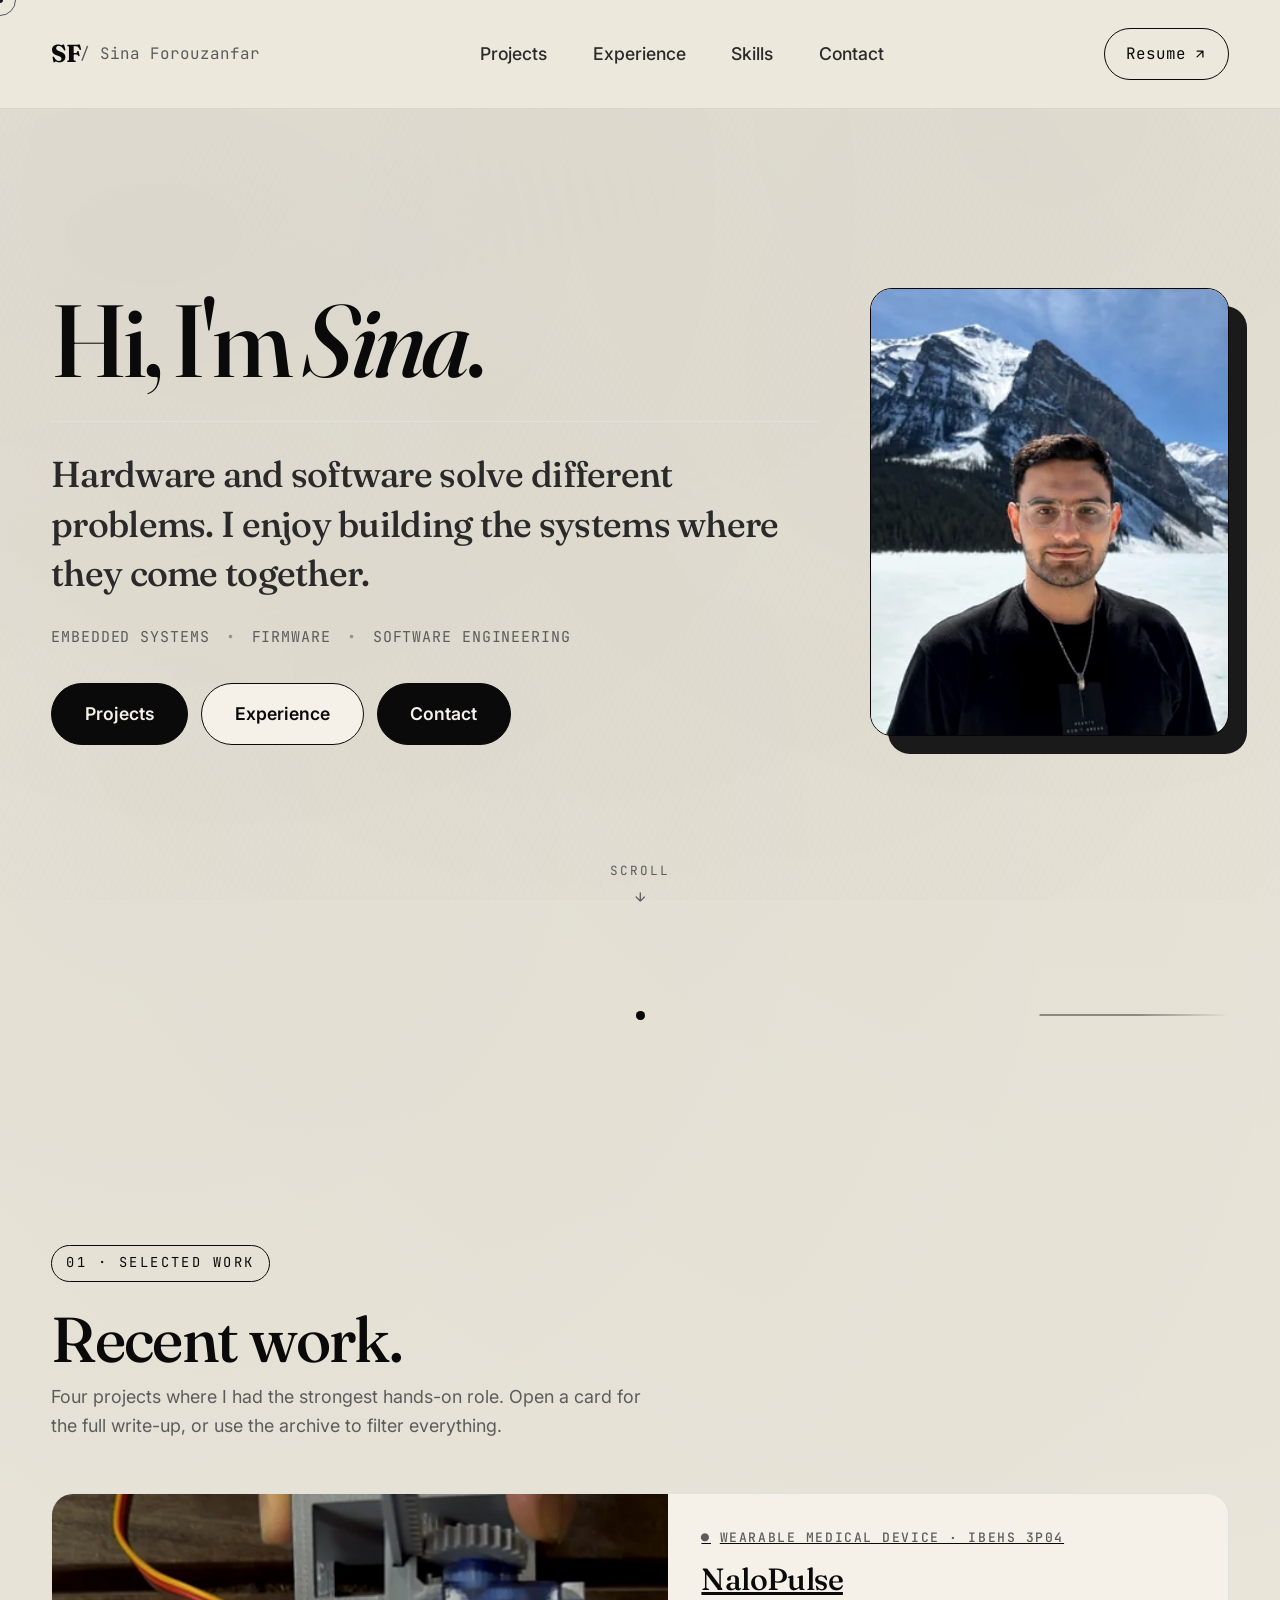
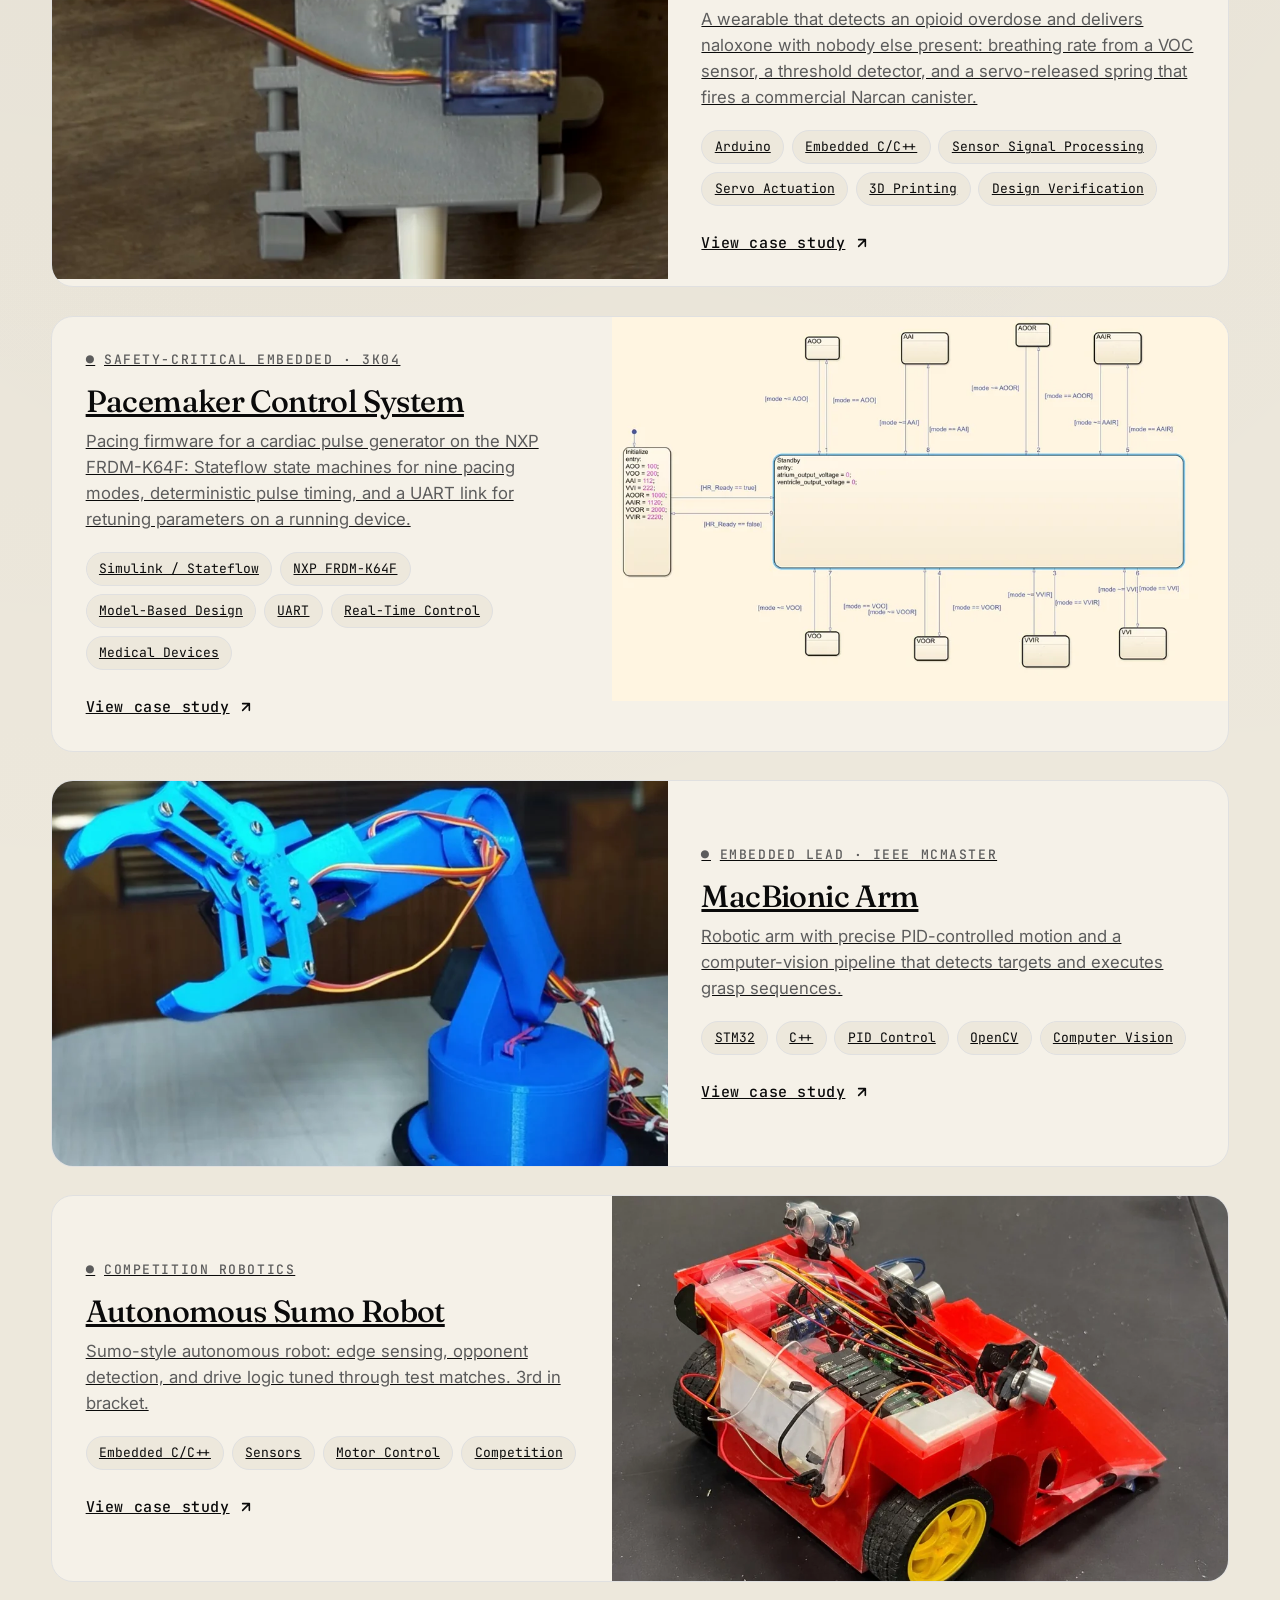
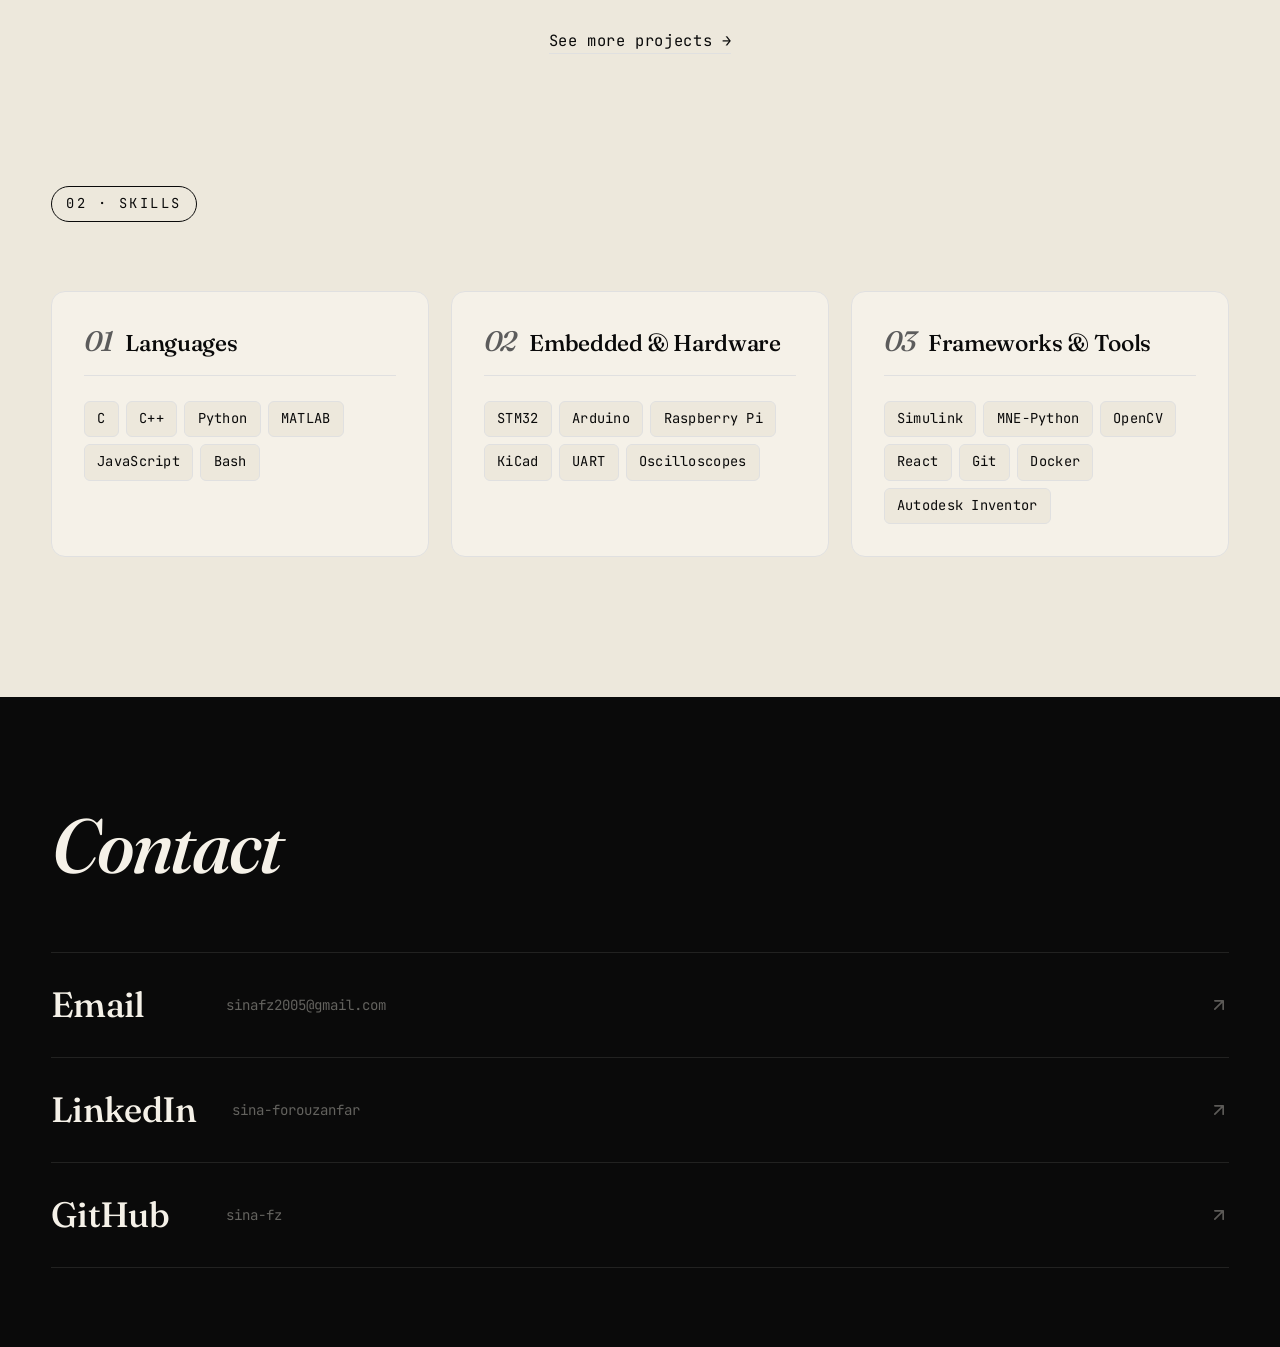
<file: index.html>
<!DOCTYPE html>
<html lang="en">
<head>
  <meta charset="UTF-8">
  <meta name="viewport" content="width=device-width, initial-scale=1.0">
  <title>Sina Forouzanfar · Mechatronics & Biomedical Engineer</title>
  <meta name="description" content="Sina Forouzanfar · Mechatronics & Biomedical Engineering at McMaster. Embedded systems, robotics, and product engineering.">
  <link rel="icon" type="image/svg+xml" href="favicon.svg">
  <link rel="preconnect" href="https://fonts.googleapis.com">
  <link rel="preconnect" href="https://fonts.gstatic.com" crossorigin>
  <link href="https://fonts.googleapis.com/css2?family=Fraunces:ital,opsz,wght@0,9..144,400;0,9..144,500;0,9..144,600;0,9..144,700;1,9..144,400;1,9..144,500&family=Inter:wght@400;500;600;700;800&family=JetBrains+Mono:wght@400;500&display=swap" rel="stylesheet">
  <link rel="stylesheet" href="styles.css">
</head>
<body data-projects-page="home" data-home-project-ids="narcan,pacemaker,macbionic,sumo">
  <div class="cursor-dot" aria-hidden="true"></div>
  <div class="cursor-ring" aria-hidden="true"></div>

  <header class="site-header">
    <div class="container nav">
      <a class="brand" href="index.html#top">
        <span class="brand-sf">SF</span><span class="brand-name"> / Sina Forouzanfar</span>
      </a>
      <nav aria-label="Primary">
        <ul class="nav-links">
          <li><a href="work.html">Projects</a></li>
          <li><a href="experience.html">Experience</a></li>
          <li><a href="index.html#skills">Skills</a></li>
          <li><a href="index.html#contact">Contact</a></li>
        </ul>
      </nav>
      <a class="btn-resume" href="Sina_Forouzanfar_Resume.pdf" target="_blank" rel="noopener">
        Resume
        <svg width="14" height="14" viewBox="0 0 24 24" fill="none" stroke="currentColor" stroke-width="2.2" stroke-linecap="round" stroke-linejoin="round"><path d="M7 17L17 7M7 7h10v10"/></svg>
      </a>
      <button class="nav-hamburger" id="navHamburger" aria-label="Toggle menu" aria-expanded="false">
        <span></span><span></span><span></span>
      </button>
    </div>
  </header>

  <main id="top">

    <section class="hero" id="intro">
      <div class="container hero-grid">
        <h1 class="hero-title">
          Hi, I'm <em>Sina</em>.
        </h1>

        <div class="hero-text">
          <p class="hero-tagline">
            Hardware and software solve different problems. I enjoy building the systems where they come together.
          </p>

          <p class="hero-focus">Embedded Systems <span class="sep">•</span> Firmware <span class="sep">•</span> Software Engineering</p>

          <div class="hero-actions">
            <a class="btn hero-btn-dark" href="work.html">Projects</a>
            <a class="btn hero-btn-light" href="experience.html">Experience</a>
            <a class="btn hero-btn-dark" href="#contact">Contact</a>
          </div>
        </div>

        <div class="hero-portrait">
          <div class="robo-stage">
            <svg class="robo-arm" viewBox="0 0 800 310" xmlns="http://www.w3.org/2000/svg" aria-hidden="true">

              <!-- BRACKET (stationary, off-screen right) -->
              <rect x="654" y="97" width="146" height="116" rx="6" fill="#1a1a1a"/>
              <rect x="670" y="79" width="114" height="22" rx="4" fill="#1a1a1a"/>
              <rect x="666" y="209" width="122" height="16" rx="3" fill="#1a1a1a"/>
              <rect x="688" y="93" width="78" height="8" rx="2" fill="#272727"/>

              <!-- SHOULDER DISC -->
              <circle cx="654" cy="155" r="40" fill="#1a1a1a"/>
              <circle cx="654" cy="155" r="22" fill="#272727"/>
              <circle cx="654" cy="155" r="10" fill="#1a1a1a"/>

              <!-- ===== SHOULDER GROUP ===== -->
              <g class="joint-shoulder">

                <!-- UPPER ARM — thick organic body, like the reference silhouette -->
                <path d="M 643 105 L 430 105 C 414 105 412 128 412 155 C 412 182 414 205 430 205 L 643 205 Z" fill="#1a1a1a"/>

                <!-- CABLES arching prominently over upper arm (key feature from reference) -->
                <path d="M 636 97 Q 528 76 418 97" stroke="#1a1a1a" stroke-width="11" fill="none" stroke-linecap="round"/>
                <path d="M 624 90 Q 518 68 410 90" stroke="#1a1a1a" stroke-width="6" fill="none" stroke-linecap="round"/>

                <!-- ===== ELBOW GROUP ===== -->
                <g class="joint-elbow">

                  <!-- ELBOW DISC — large prominent disc like reference -->
                  <circle cx="412" cy="155" r="35" fill="#1a1a1a"/>
                  <circle cx="412" cy="155" r="19" fill="#272727"/>
                  <circle cx="412" cy="155" r="8" fill="#1a1a1a"/>

                  <!-- FOREARM — slightly narrower, organic shape -->
                  <path d="M 398 119 L 248 119 C 232 119 226 136 226 155 C 226 174 232 191 248 191 L 398 191 Z" fill="#1a1a1a"/>

                  <!-- FOREARM CABLES -->
                  <path d="M 390 111 Q 310 96 232 111" stroke="#1a1a1a" stroke-width="9" fill="none" stroke-linecap="round"/>
                  <path d="M 380 105 Q 302 90 226 105" stroke="#1a1a1a" stroke-width="5" fill="none" stroke-linecap="round"/>

                  <!-- ===== WRIST GROUP ===== -->
                  <g class="joint-wrist">

                    <!-- WRIST DISC -->
                    <circle cx="226" cy="155" r="27" fill="#1a1a1a"/>
                    <circle cx="226" cy="155" r="14" fill="#272727"/>
                    <circle cx="226" cy="155" r="6" fill="#1a1a1a"/>

                    <!-- CONNECTOR BOX — stepped profile like reference -->
                    <rect x="128" y="111" width="100" height="88" rx="5" fill="#1a1a1a"/>
                    <rect x="142" y="100" width="72" height="15" rx="3" fill="#1a1a1a"/>
                    <rect x="142" y="195" width="72" height="13" rx="3" fill="#1a1a1a"/>
                    <!-- Panel inset -->
                    <rect x="146" y="120" width="58" height="58" rx="3" fill="#272727"/>

                    <!-- TOP JAW (main + secondary finger, like reference multi-claw) -->
                    <g class="gripper-finger-top">
                      <path d="M 152 111 L 74 94 L 48 109 L 36 130 L 152 140 Z" fill="#1a1a1a"/>
                      <path d="M 90 91 L 66 104 L 50 120 L 48 136 L 86 130 Z" fill="#1a1a1a"/>
                    </g>

                    <!-- BOTTOM JAW (mirror of top jaw) -->
                    <g class="gripper-finger-bottom">
                      <path d="M 152 199 L 74 216 L 48 201 L 36 180 L 152 170 Z" fill="#1a1a1a"/>
                      <path d="M 90 219 L 66 206 L 50 190 L 48 174 L 86 180 Z" fill="#1a1a1a"/>
                    </g>

                  </g>
                </g>
              </g>
            </svg>
            <figure class="portrait-frame">
              <img src="media/sina-1024.webp"
                   srcset="media/sina-500.webp 500w, media/sina-1000.webp 1000w, media/sina-1024.webp 1024w"
                   sizes="(max-width: 900px) 92vw, 360px"
                   alt="Sina Forouzanfar" width="1024" height="768" decoding="async">
            </figure>
          </div>
        </div>
      </div>

      <a href="#work" class="scroll-cue" aria-label="Scroll to work">
        <span>Scroll</span>
        <svg width="14" height="14" viewBox="0 0 24 24" fill="none" stroke="currentColor" stroke-width="2.2" stroke-linecap="round" stroke-linejoin="round"><path d="M12 5v14M19 12l-7 7-7-7"/></svg>
      </a>
    </section>

    <section class="pulse-divider" aria-hidden="true">
      <div class="container pulse-inner">
        <svg class="pulse-ecg" viewBox="0 0 1200 80" preserveAspectRatio="none" xmlns="http://www.w3.org/2000/svg">
          <defs>
            <linearGradient id="pulseFade" x1="0" y1="0" x2="1" y2="0">
              <stop offset="0" stop-color="currentColor" stop-opacity="0"/>
              <stop offset="0.08" stop-color="currentColor" stop-opacity="1"/>
              <stop offset="0.92" stop-color="currentColor" stop-opacity="1"/>
              <stop offset="1" stop-color="currentColor" stop-opacity="0"/>
            </linearGradient>
          </defs>
          <path class="pulse-base" d="M0 40 H1200" stroke="url(#pulseFade)" stroke-width="1.4" fill="none" stroke-linecap="round"/>
          <path class="pulse-trace" d="M0 40 H460 L470 40 L478 22 L486 60 L494 8 L502 70 L510 40 L740 40 L750 40 L760 28 L770 52 L780 40 L1200 40"
                stroke="url(#pulseFade)" stroke-width="2" fill="none" stroke-linecap="round" stroke-linejoin="round"/>
        </svg>
        <span class="pulse-dot" aria-hidden="true"></span>
      </div>
    </section>

    <section id="work" class="section">
      <div class="container">
        <p class="section-eyebrow">01 · Selected Work</p>
        <h2 class="section-title">Recent work.</h2>
        <p class="section-sub">Four projects where I had the strongest hands-on role. Open a card for the full write-up, or use the archive to filter everything.</p>

        <div class="work-list" id="workList"></div>

        <p class="work-more-wrap">
          <a class="work-more-link" href="work.html">See more projects →</a>
        </p>
      </div>
    </section>

    <section id="skills" class="section">
      <div class="container">
        <p class="section-eyebrow">02 · Skills</p>

        <div class="skills-grid">
          <article class="skill-card">
            <header class="skill-card-head">
              <span class="skill-card-num">01</span>
              <h3 class="skill-card-title">Languages</h3>
            </header>
            <div class="chips">
              <span>C</span><span>C++</span><span>Python</span>
              <span>MATLAB</span><span>JavaScript</span><span>Bash</span>
            </div>
          </article>
          <article class="skill-card">
            <header class="skill-card-head">
              <span class="skill-card-num">02</span>
              <h3 class="skill-card-title">Embedded &amp; Hardware</h3>
            </header>
            <div class="chips">
              <span>STM32</span><span>Arduino</span><span>Raspberry Pi</span>
              <span>KiCad</span><span>UART</span><span>Oscilloscopes</span>
            </div>
          </article>
          <article class="skill-card">
            <header class="skill-card-head">
              <span class="skill-card-num">03</span>
              <h3 class="skill-card-title">Frameworks &amp; Tools</h3>
            </header>
            <div class="chips">
              <span>Simulink</span><span>MNE-Python</span><span>OpenCV</span>
              <span>React</span><span>Git</span><span>Docker</span>
              <span>Autodesk Inventor</span>
            </div>
          </article>
        </div>
      </div>
    </section>

    <section id="contact" class="contact-end">
      <div class="container contact-end-inner">
        <p class="contact-eyebrow">Contact</p>

        <nav class="contact-links-list" aria-label="Contact">
          <a href="mailto:sinafz2005@gmail.com" class="contact-link-row">
            <span class="contact-link-name">Email</span>
            <span class="contact-link-handle">sinafz2005@gmail.com</span>
            <svg class="contact-link-arrow" width="20" height="20" viewBox="0 0 24 24" fill="none" stroke="currentColor" stroke-width="2" stroke-linecap="round" stroke-linejoin="round"><path d="M7 17L17 7M7 7h10v10"/></svg>
          </a>
          <a href="https://linkedin.com/in/sina-forouzanfar" target="_blank" rel="noopener" class="contact-link-row">
            <span class="contact-link-name">LinkedIn</span>
            <span class="contact-link-handle">sina-forouzanfar</span>
            <svg class="contact-link-arrow" width="20" height="20" viewBox="0 0 24 24" fill="none" stroke="currentColor" stroke-width="2" stroke-linecap="round" stroke-linejoin="round"><path d="M7 17L17 7M7 7h10v10"/></svg>
          </a>
          <a href="https://github.com/sina-fz" target="_blank" rel="noopener" class="contact-link-row">
            <span class="contact-link-name">GitHub</span>
            <span class="contact-link-handle">sina-fz</span>
            <svg class="contact-link-arrow" width="20" height="20" viewBox="0 0 24 24" fill="none" stroke="currentColor" stroke-width="2" stroke-linecap="round" stroke-linejoin="round"><path d="M7 17L17 7M7 7h10v10"/></svg>
          </a>
        </nav>
      </div>
    </section>
  </main>

  <script src="script.js"></script>
</body>
</html>
</file>
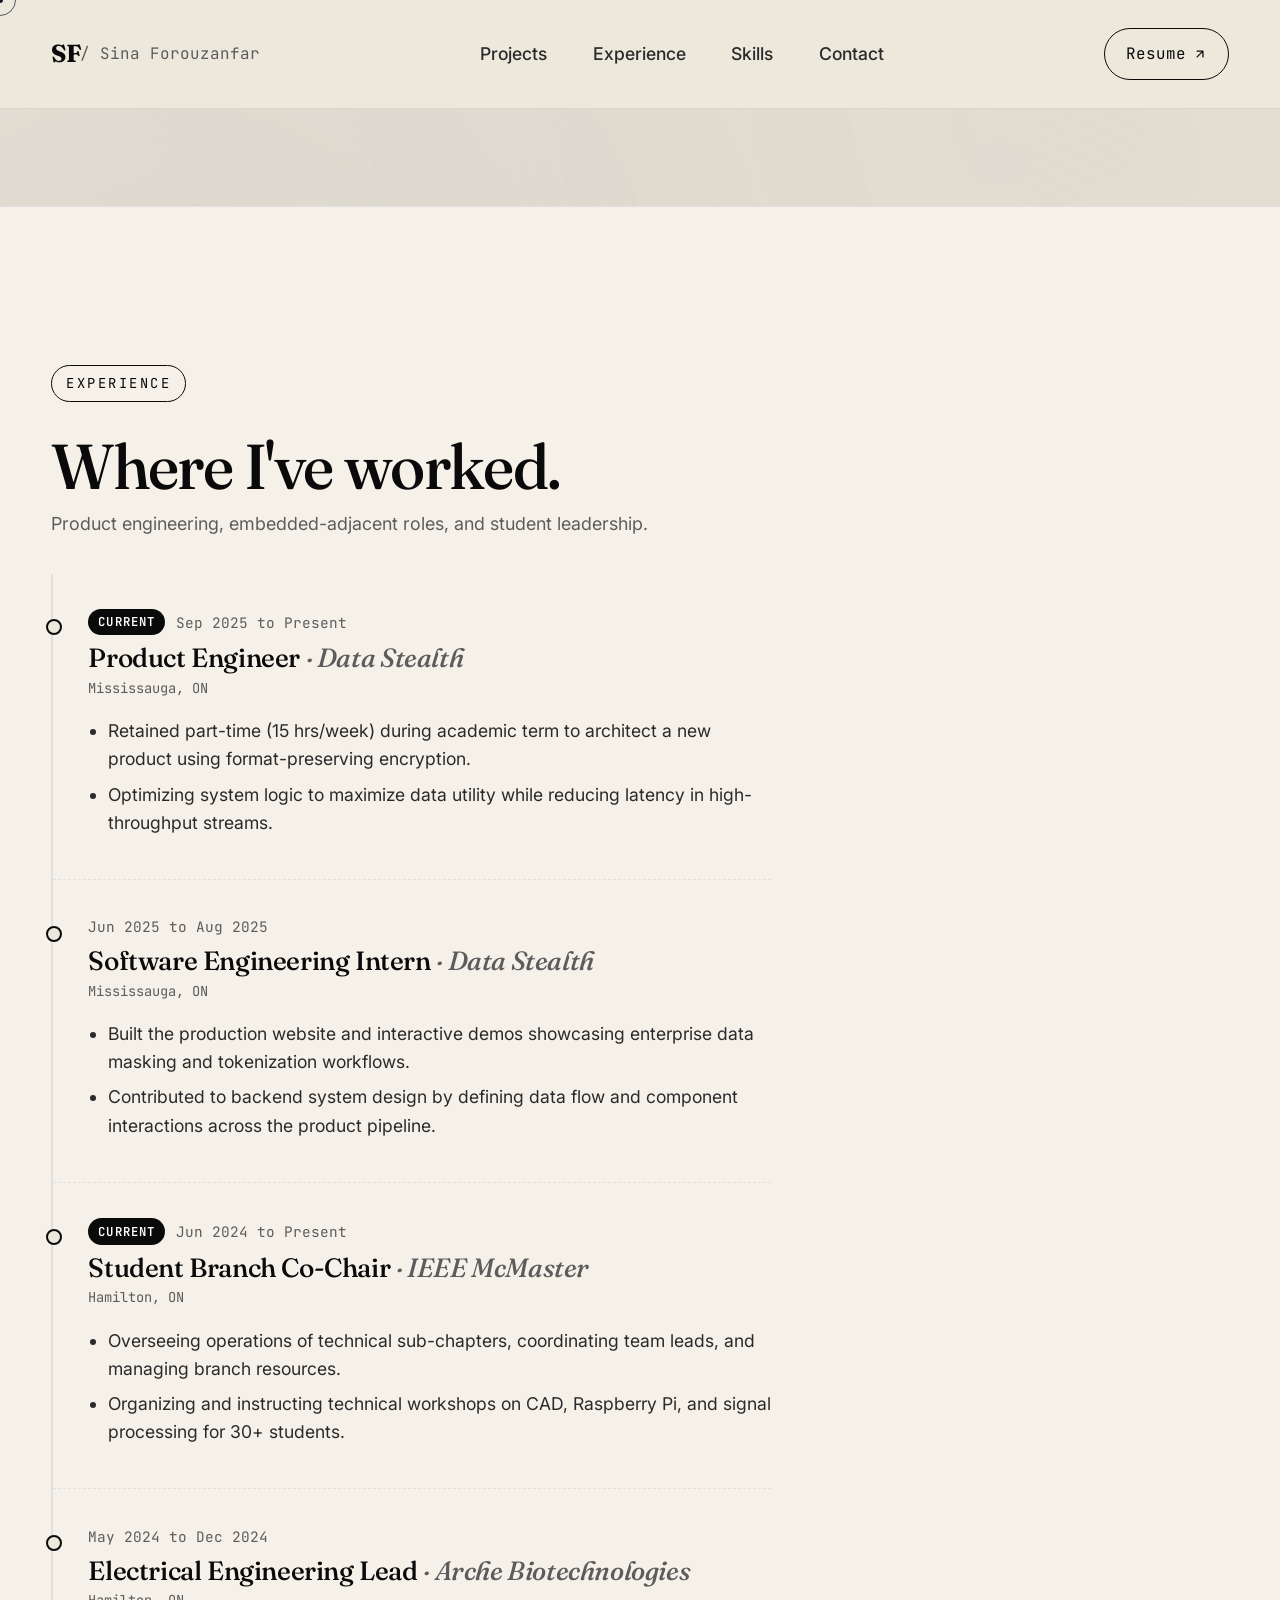
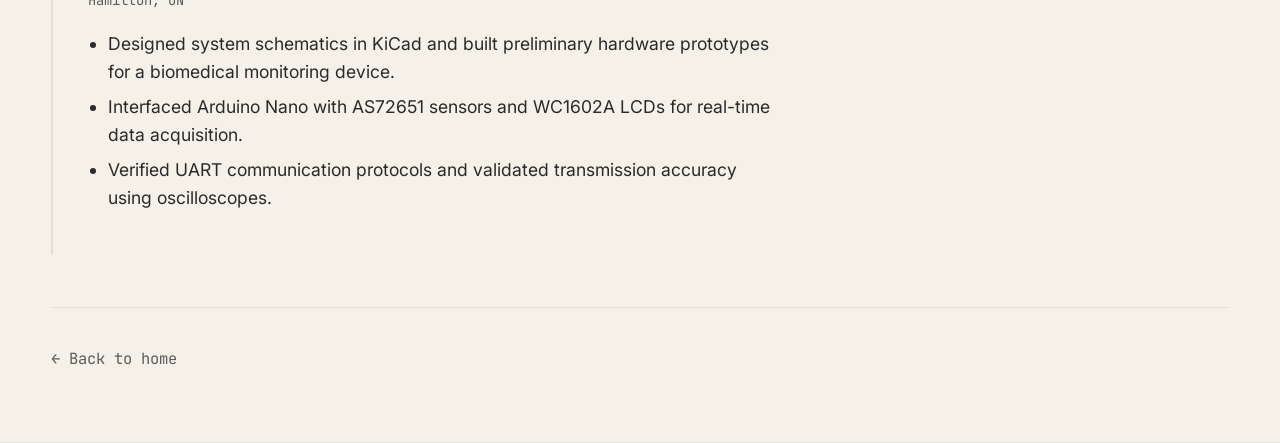
<file: experience.html>
<!DOCTYPE html>
<html lang="en">
<head>
  <meta charset="UTF-8">
  <meta name="viewport" content="width=device-width, initial-scale=1.0">
  <title>Experience · Sina Forouzanfar</title>
  <meta name="description" content="Work experience and roles · Sina Forouzanfar">
  <link rel="icon" type="image/svg+xml" href="favicon.svg">
  <link rel="preconnect" href="https://fonts.googleapis.com">
  <link rel="preconnect" href="https://fonts.gstatic.com" crossorigin>
  <link href="https://fonts.googleapis.com/css2?family=Fraunces:ital,opsz,wght@0,9..144,400;0,9..144,500;0,9..144,600;0,9..144,700;1,9..144,400;1,9..144,500&family=Inter:wght@400;500;600;700;800&family=JetBrains+Mono:wght@400;500&display=swap" rel="stylesheet">
  <link rel="stylesheet" href="styles.css">
</head>
<body>
  <div class="cursor-dot" aria-hidden="true"></div>
  <div class="cursor-ring" aria-hidden="true"></div>

  <header class="site-header">
    <div class="container nav">
      <a class="brand" href="index.html#top">
        <span class="brand-sf">SF</span><span class="brand-name"> / Sina Forouzanfar</span>
      </a>
      <nav aria-label="Primary">
        <ul class="nav-links">
          <li><a href="work.html">Projects</a></li>
          <li><a href="experience.html" aria-current="page">Experience</a></li>
          <li><a href="index.html#skills">Skills</a></li>
          <li><a href="index.html#contact">Contact</a></li>
        </ul>
      </nav>
      <a class="btn-resume" href="Sina_Forouzanfar_Resume.pdf" target="_blank" rel="noopener">
        Resume
        <svg width="14" height="14" viewBox="0 0 24 24" fill="none" stroke="currentColor" stroke-width="2.2" stroke-linecap="round" stroke-linejoin="round"><path d="M7 17L17 7M7 7h10v10"/></svg>
      </a>
      <button class="nav-hamburger" id="navHamburger" aria-label="Toggle menu" aria-expanded="false">
        <span></span><span></span><span></span>
      </button>
    </div>
  </header>

  <main class="page-main">
    <section class="section experience experience-page">
      <div class="container">
        <p class="section-eyebrow">Experience</p>
        <h1 class="section-title page-title">Where I've worked.</h1>
        <p class="section-sub page-lead">Product engineering, embedded-adjacent roles, and student leadership.</p>

        <div class="xp-grid xp-grid--single">
          <div class="xp-list">
            <article class="xp-item">
              <div class="xp-head">
                <span class="xp-tag now">Current</span>
                <span class="xp-date">Sep 2025 to Present</span>
              </div>
              <h2 class="xp-item-title">Product Engineer <span class="xp-co">· Data Stealth</span></h2>
              <p class="xp-loc">Mississauga, ON</p>
              <ul>
                <li>Retained part-time (15 hrs/week) during academic term to architect a new product using format-preserving encryption.</li>
                <li>Optimizing system logic to maximize data utility while reducing latency in high-throughput streams.</li>
              </ul>
            </article>

            <article class="xp-item">
              <div class="xp-head">
                <span class="xp-date">Jun 2025 to Aug 2025</span>
              </div>
              <h2 class="xp-item-title">Software Engineering Intern <span class="xp-co">· Data Stealth</span></h2>
              <p class="xp-loc">Mississauga, ON</p>
              <ul>
                <li>Built the production website and interactive demos showcasing enterprise data masking and tokenization workflows.</li>
                <li>Contributed to backend system design by defining data flow and component interactions across the product pipeline.</li>
              </ul>
            </article>

            <article class="xp-item">
              <div class="xp-head">
                <span class="xp-tag now">Current</span>
                <span class="xp-date">Jun 2024 to Present</span>
              </div>
              <h2 class="xp-item-title">Student Branch Co-Chair <span class="xp-co">· IEEE McMaster</span></h2>
              <p class="xp-loc">Hamilton, ON</p>
              <ul>
                <li>Overseeing operations of technical sub-chapters, coordinating team leads, and managing branch resources.</li>
                <li>Organizing and instructing technical workshops on CAD, Raspberry Pi, and signal processing for 30+ students.</li>
              </ul>
            </article>

            <article class="xp-item">
              <div class="xp-head">
                <span class="xp-date">May 2024 to Dec 2024</span>
              </div>
              <h2 class="xp-item-title">Electrical Engineering Lead <span class="xp-co">· Arche Biotechnologies</span></h2>
              <p class="xp-loc">Hamilton, ON</p>
              <ul>
                <li>Designed system schematics in KiCad and built preliminary hardware prototypes for a biomedical monitoring device.</li>
                <li>Interfaced Arduino Nano with AS72651 sensors and WC1602A LCDs for real-time data acquisition.</li>
                <li>Verified UART communication protocols and validated transmission accuracy using oscilloscopes.</li>
              </ul>
            </article>
          </div>
        </div>

        <p class="back-link-wrap">
          <a class="back-link" href="index.html">← Back to home</a>
        </p>
      </div>
    </section>
  </main>

  <script src="script.js"></script>
</body>
</html>
</file>
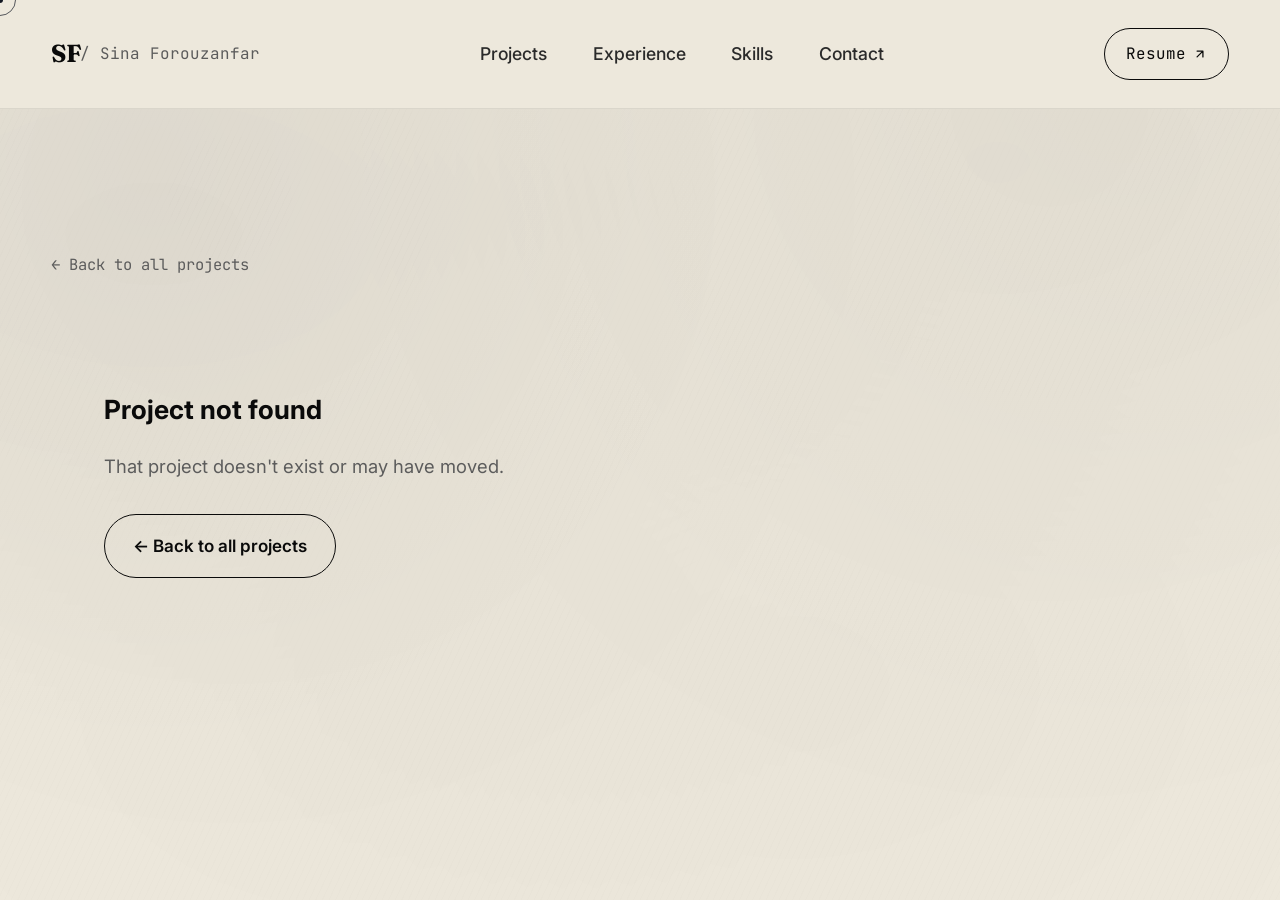
<file: project.html>
<!DOCTYPE html>
<html lang="en">
<head>
  <meta charset="UTF-8">
  <meta name="viewport" content="width=device-width, initial-scale=1.0">
  <title>Project · Sina Forouzanfar</title>
  <meta name="description" content="Project case study · Sina Forouzanfar">
  <link rel="icon" type="image/svg+xml" href="favicon.svg">
  <link rel="preconnect" href="https://fonts.googleapis.com">
  <link rel="preconnect" href="https://fonts.gstatic.com" crossorigin>
  <link href="https://fonts.googleapis.com/css2?family=Fraunces:ital,opsz,wght@0,9..144,400;0,9..144,500;0,9..144,600;0,9..144,700;1,9..144,400;1,9..144,500&family=Inter:wght@400;500;600;700;800&family=JetBrains+Mono:wght@400;500&display=swap" rel="stylesheet">
  <link rel="stylesheet" href="styles.css">
</head>
<body data-projects-page="detail">
  <div class="cursor-dot" aria-hidden="true"></div>
  <div class="cursor-ring" aria-hidden="true"></div>

  <header class="site-header">
    <div class="container nav">
      <a class="brand" href="index.html#top">
        <span class="brand-sf">SF</span><span class="brand-name"> / Sina Forouzanfar</span>
      </a>
      <nav aria-label="Primary">
        <ul class="nav-links">
          <li><a href="work.html" aria-current="page">Projects</a></li>
          <li><a href="experience.html">Experience</a></li>
          <li><a href="index.html#skills">Skills</a></li>
          <li><a href="index.html#contact">Contact</a></li>
        </ul>
      </nav>
      <a class="btn-resume" href="Sina_Forouzanfar_Resume.pdf" target="_blank" rel="noopener">
        Resume
        <svg width="14" height="14" viewBox="0 0 24 24" fill="none" stroke="currentColor" stroke-width="2.2" stroke-linecap="round" stroke-linejoin="round"><path d="M7 17L17 7M7 7h10v10"/></svg>
      </a>
      <button class="nav-hamburger" id="navHamburger" aria-label="Toggle menu" aria-expanded="false">
        <span></span><span></span><span></span>
      </button>
    </div>
  </header>

  <main class="page-main">
    <section class="section">
      <div class="container">
        <p class="project-back-link-wrap">
          <a class="back-link" href="work.html">← Back to all projects</a>
        </p>

        <div class="modal-content" id="projectDetailContent"></div>
      </div>
    </section>
  </main>

  <script src="script.js"></script>
</body>
</html>
</file>
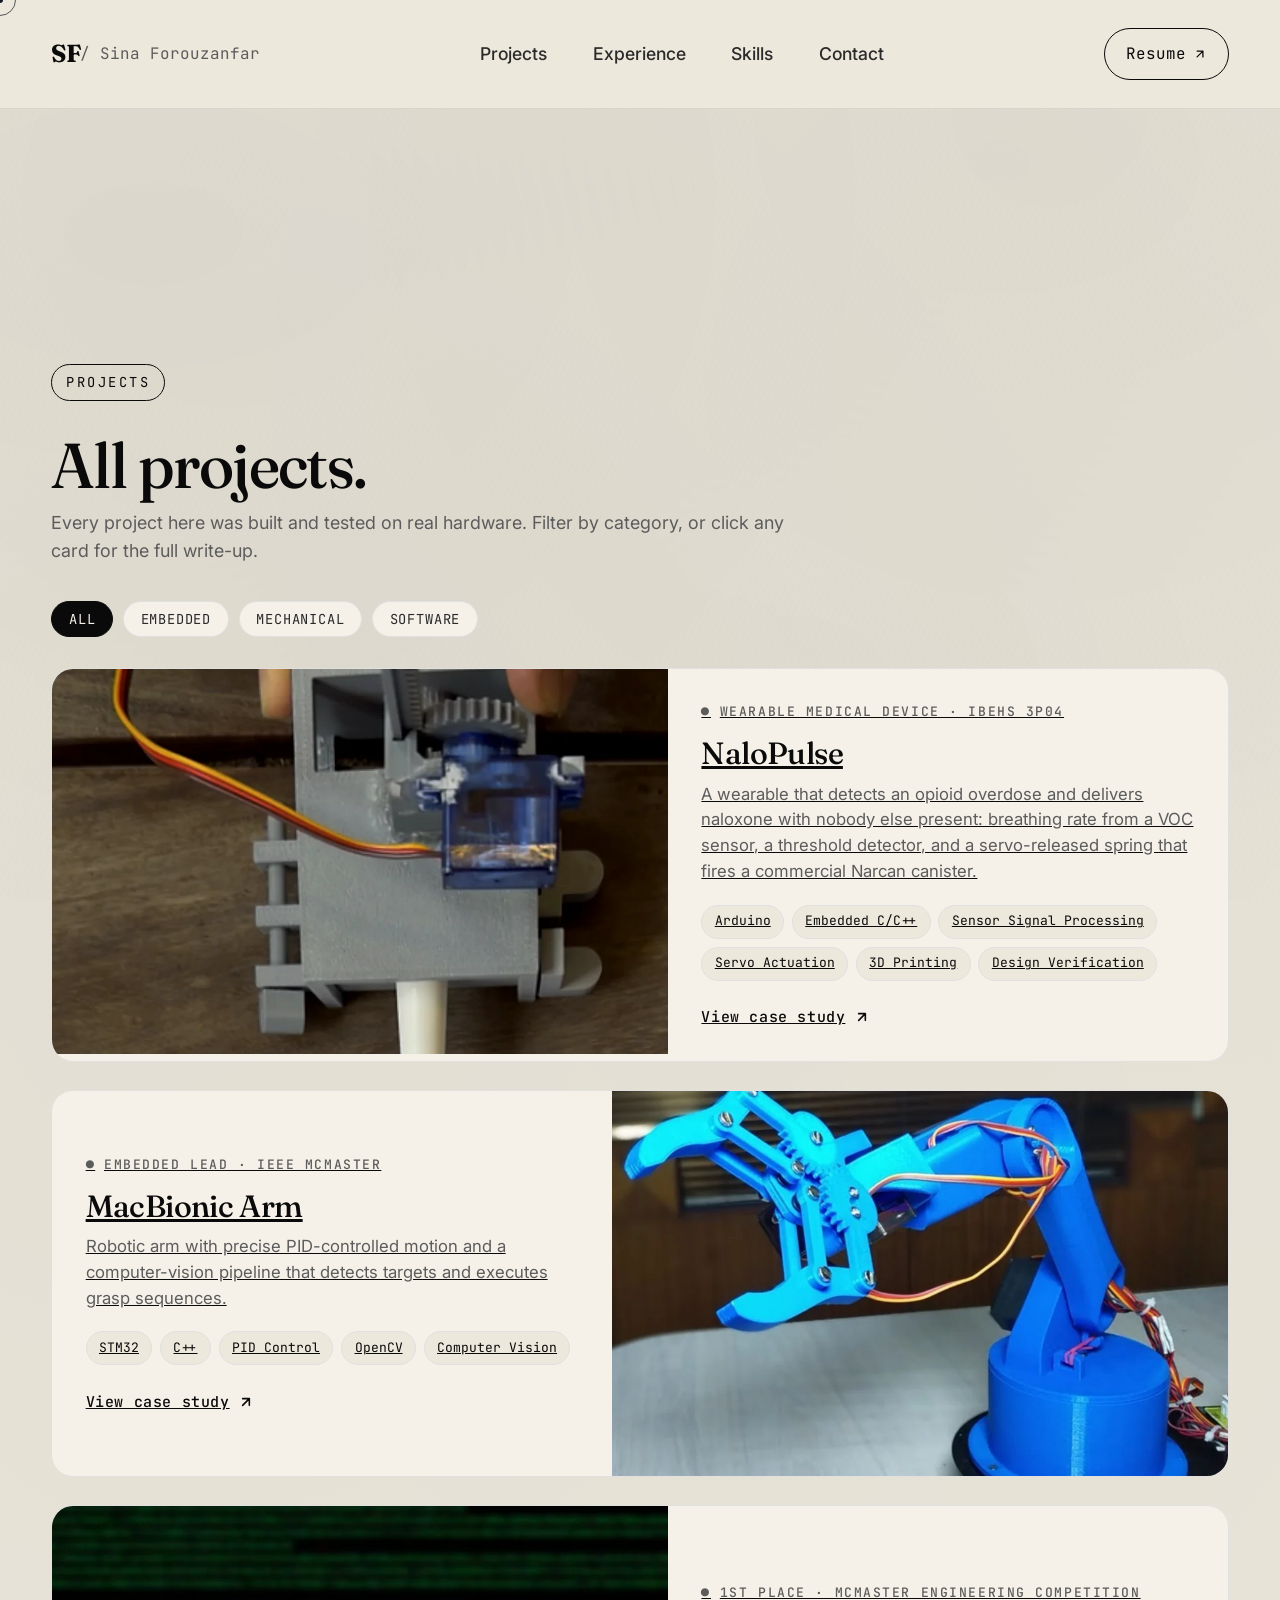
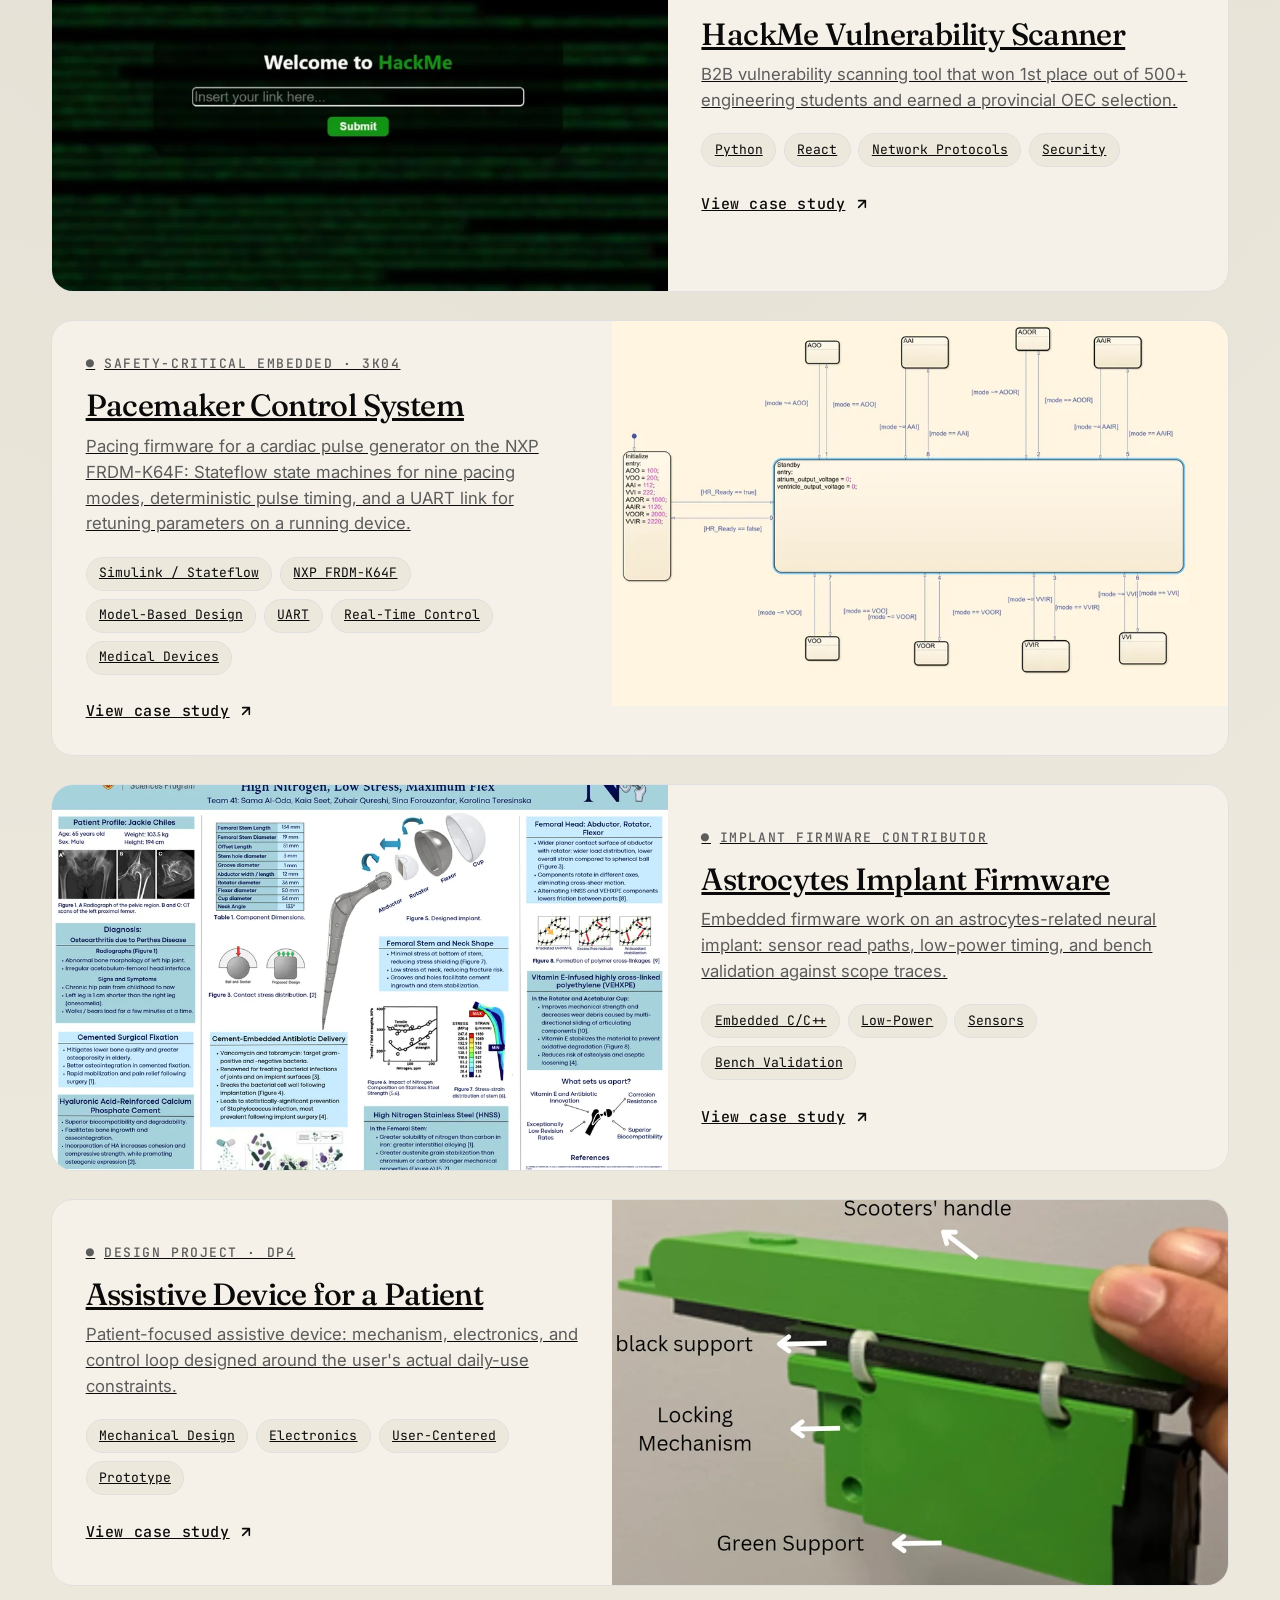
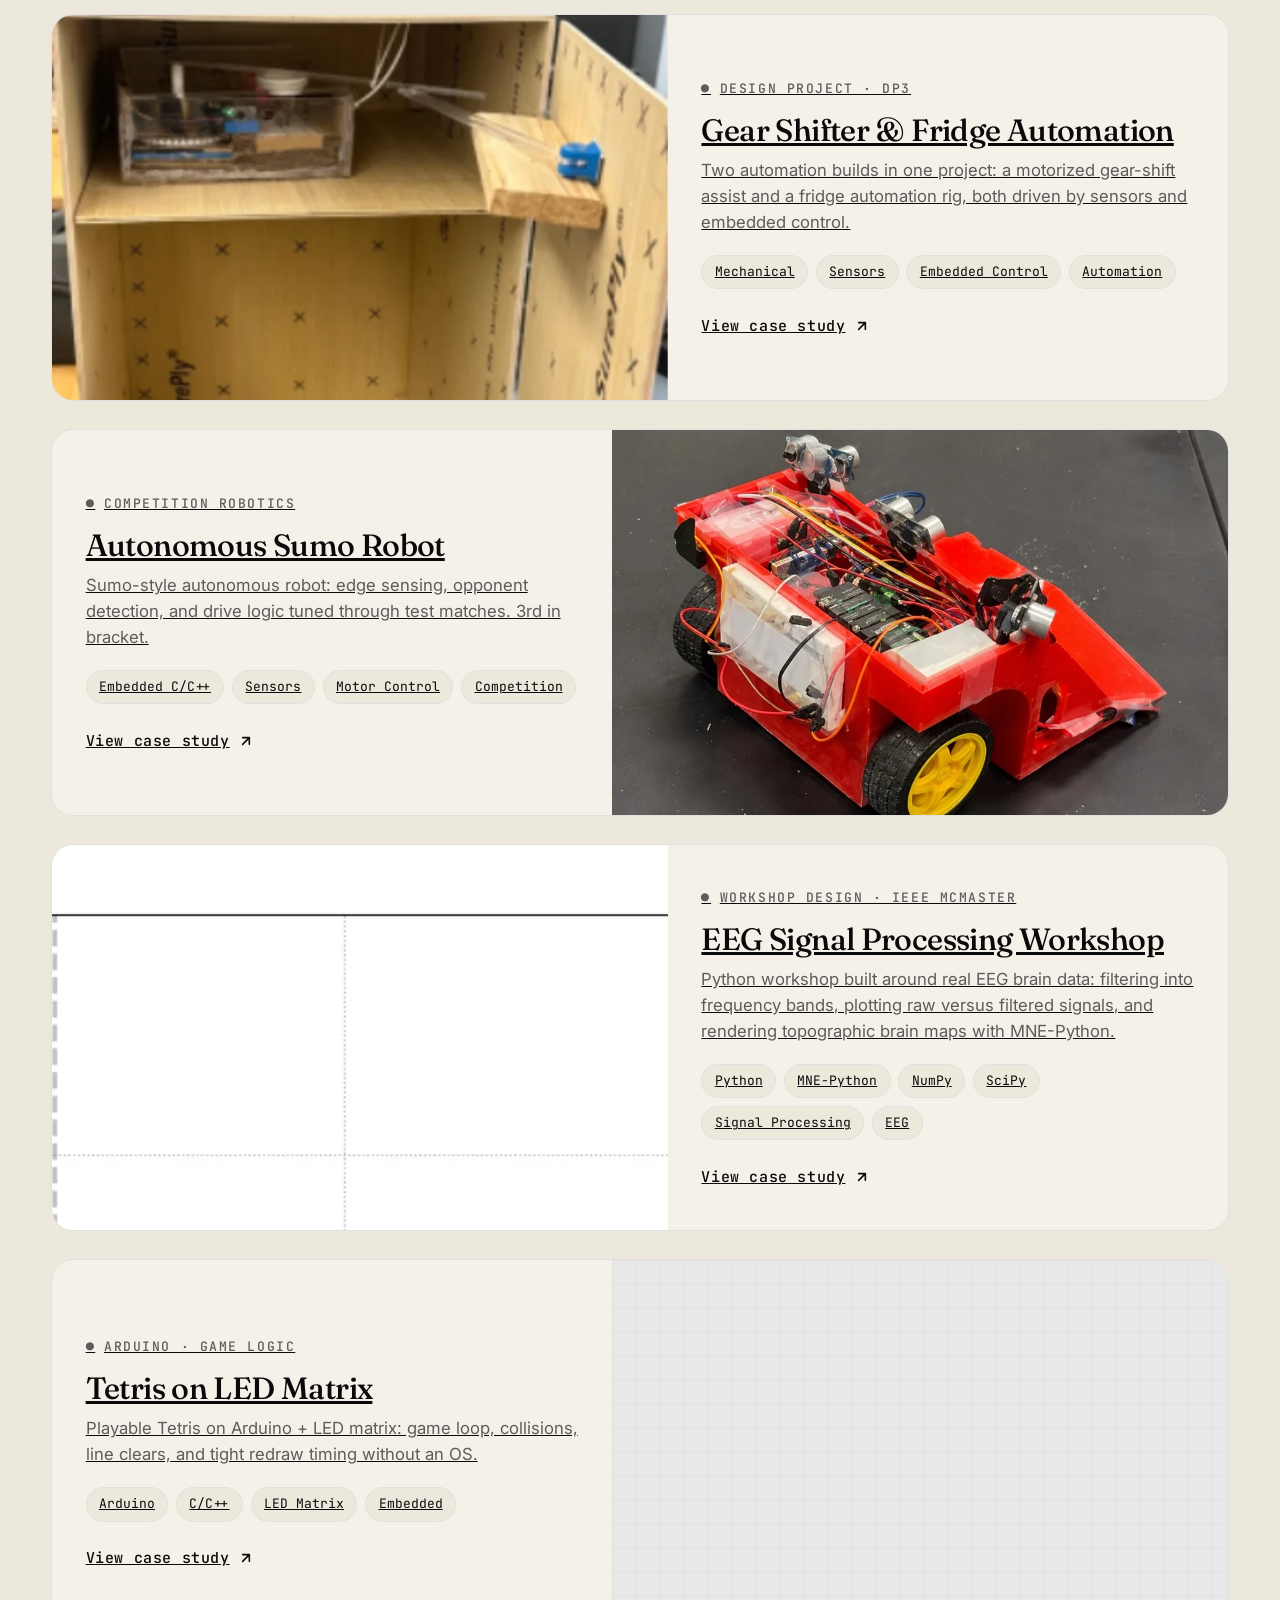
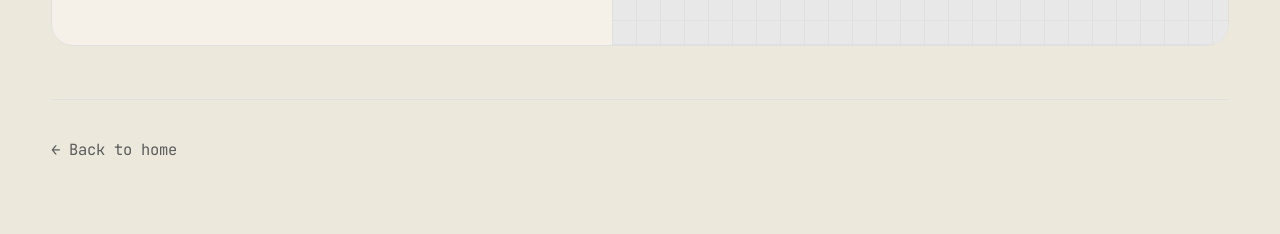
<file: work.html>
<!DOCTYPE html>
<html lang="en">
<head>
  <meta charset="UTF-8">
  <meta name="viewport" content="width=device-width, initial-scale=1.0">
  <title>Projects · Sina Forouzanfar</title>
  <meta name="description" content="Project archive · Sina Forouzanfar">
  <link rel="icon" type="image/svg+xml" href="favicon.svg">
  <link rel="preconnect" href="https://fonts.googleapis.com">
  <link rel="preconnect" href="https://fonts.gstatic.com" crossorigin>
  <link href="https://fonts.googleapis.com/css2?family=Fraunces:ital,opsz,wght@0,9..144,400;0,9..144,500;0,9..144,600;0,9..144,700;1,9..144,400;1,9..144,500&family=Inter:wght@400;500;600;700;800&family=JetBrains+Mono:wght@400;500&display=swap" rel="stylesheet">
  <link rel="stylesheet" href="styles.css">
</head>
<body data-projects-page="all">
  <div class="cursor-dot" aria-hidden="true"></div>
  <div class="cursor-ring" aria-hidden="true"></div>

  <header class="site-header">
    <div class="container nav">
      <a class="brand" href="index.html#top">
        <span class="brand-sf">SF</span><span class="brand-name"> / Sina Forouzanfar</span>
      </a>
      <nav aria-label="Primary">
        <ul class="nav-links">
          <li><a href="work.html" aria-current="page">Projects</a></li>
          <li><a href="experience.html">Experience</a></li>
          <li><a href="index.html#skills">Skills</a></li>
          <li><a href="index.html#contact">Contact</a></li>
        </ul>
      </nav>
      <a class="btn-resume" href="Sina_Forouzanfar_Resume.pdf" target="_blank" rel="noopener">
        Resume
        <svg width="14" height="14" viewBox="0 0 24 24" fill="none" stroke="currentColor" stroke-width="2.2" stroke-linecap="round" stroke-linejoin="round"><path d="M7 17L17 7M7 7h10v10"/></svg>
      </a>
      <button class="nav-hamburger" id="navHamburger" aria-label="Toggle menu" aria-expanded="false">
        <span></span><span></span><span></span>
      </button>
    </div>
  </header>

  <main class="page-main">
    <section class="section">
      <div class="container">
        <p class="section-eyebrow">Projects</p>
        <h1 class="section-title page-title">All projects.</h1>
        <p class="section-sub page-lead">Every project here was built and tested on real hardware. Filter by category, or click any card for the full write-up.</p>

        <div class="work-filters" id="workFilters" role="toolbar" aria-label="Filter projects by type">
          <button type="button" class="work-filter is-active" data-filter="all" aria-pressed="true">All</button>
          <button type="button" class="work-filter" data-filter="embedded" aria-pressed="false">Embedded</button>
          <button type="button" class="work-filter" data-filter="mechanical" aria-pressed="false">Mechanical</button>
          <button type="button" class="work-filter" data-filter="software" aria-pressed="false">Software</button>
        </div>

        <div class="work-list" id="workList"></div>

        <p class="back-link-wrap">
          <a class="back-link" href="index.html">← Back to home</a>
        </p>
      </div>
    </section>
  </main>

  <script src="script.js"></script>
</body>
</html>
</file>
<file: styles.css>
:root {
  /* Monochrome — white, black, gray */
  --bg: #EDE8DC;
  --bg-soft: #E4DECE;
  --paper: #F5F1E8;
  --ink: #0A0A0A;
  --ink-soft: #2A2A2A;
  --muted: #5C5C5C;
  --muted-2: #8A8A8A;
  --line: #E0E0E0;
  --line-soft: #F5F5F5;

  --blue: #0A0A0A;
  --blue-deep: #000000;
  --blue-soft: #E8E8E8;
  --green: #0A0A0A;
  --green-deep: #000000;
  --green-soft: #E8E8E8;
  --coral: #0A0A0A;
  --coral-deep: #000000;
  --coral-soft: #E8E8E8;
  --mint: #0A0A0A;

  --shadow: 0 24px 60px -28px rgba(0, 0, 0, 0.12);
  --shadow-sm: 0 6px 18px -10px rgba(0, 0, 0, 0.08);
  --radius: 14px;
  --radius-lg: 22px;
  --container: 1180px;
  --ease: cubic-bezier(0.2, 0.8, 0.2, 1);
}

* { box-sizing: border-box; }

html { scroll-behavior: smooth; }

html, body {
  margin: 0;
  padding: 0;
  /* `clip`, not `hidden`: hidden computes overflow-y to `auto`, which turns these
     into scroll containers and silently breaks every position:sticky on the page
     (the header and .xp-sticky were scrolling away). `clip` stops the sideways
     overflow from the hero arm without creating a scrollport. */
  overflow-x: clip;
  background: var(--bg);
  color: var(--ink);
  font-family: 'Inter', system-ui, -apple-system, Segoe UI, Roboto, sans-serif;
  font-size: 17.6px;
  line-height: 1.6;
  -webkit-font-smoothing: antialiased;
  text-rendering: optimizeLegibility;
}

body {
  position: relative;
  overflow-x: clip;
  min-height: 100vh;
  isolation: isolate;
  background-image:
    radial-gradient(circle at 12% 18%, rgba(0, 0, 0, 0.03), transparent 45%),
    radial-gradient(circle at 88% 8%, rgba(0, 0, 0, 0.025), transparent 50%);
}

/* ======================================
   INK WASH ON PAPER (subtle animated theme)
====================================== */
body::before,
body::after {
  content: "";
  position: fixed;
  inset: 0;
  pointer-events: none;
  z-index: 0;
}

/* paper grain */
body::before {
  opacity: 0.55;
  background:
    radial-gradient(circle at 18% 22%, rgba(0, 0, 0, 0.02), transparent 55%),
    radial-gradient(circle at 82% 12%, rgba(0, 0, 0, 0.016), transparent 60%),
    repeating-linear-gradient(
      115deg,
      rgba(0, 0, 0, 0.012) 0px,
      rgba(0, 0, 0, 0.012) 1px,
      transparent 1px,
      transparent 6px
    );
  mix-blend-mode: multiply;
}

/* animated ink wash */
body::after {
  opacity: 0.14;
  background:
    radial-gradient(1400px 820px at 12% 26%, rgba(0, 0, 0, 0.16), transparent 58%),
    radial-gradient(1100px 720px at 78% 18%, rgba(0, 0, 0, 0.12), transparent 60%),
    radial-gradient(900px 640px at 62% 76%, rgba(0, 0, 0, 0.10), transparent 62%),
    radial-gradient(700px 520px at 28% 78%, rgba(0, 0, 0, 0.08), transparent 64%);
  transform: translate3d(0, 0, 0);
  will-change: transform;
  animation: inkWashDrift 18s var(--ease) infinite alternate;
  mix-blend-mode: multiply;
}
/* No blur here on purpose: these gradients have 700-1400px radii, so a 10px
   blur was invisible, but `will-change: filter` stopped the browser caching the
   blurred result — it re-ran a full-viewport gaussian every frame, forever, on
   every page, and anything blending over it (the cursor) paid for it too. */

@keyframes inkWashDrift {
  0%   { transform: translate3d(-1.5%, -1%, 0) scale(1.02) rotate(-0.6deg); }
  50%  { transform: translate3d(1.2%, 0.6%, 0) scale(1.04) rotate(0.35deg); }
  100% { transform: translate3d(2.3%, -0.4%, 0) scale(1.06) rotate(0.8deg); }
}

/* keep content above the wash */
body > * { position: relative; z-index: 1; }

/* Custom cursor
   Position is written by the rAF loop in script.js as a bare translate3d, so
   neither of these may carry a transition on `transform` — a transition here gets
   restarted on every frame and the cursor ends up trailing the real pointer.
   Centring is done with negative margins so the JS transform stays position-only,
   and the hover scale lives on .cursor-ring-shape so it can ease without
   fighting the transform the loop is writing. */
.cursor-dot, .cursor-ring {
  position: fixed;
  top: 0; left: 0;
  pointer-events: none;
  z-index: 9999;
  mix-blend-mode: difference;
}

.cursor-dot {
  width: 6px; height: 6px;
  margin: -3px 0 0 -3px;
  background: #fff;
  border-radius: 50%;
}

.cursor-ring {
  width: 32px; height: 32px;
  margin: -16px 0 0 -16px;
  opacity: 0.7;
  transition: opacity 0.2s var(--ease);
}

.cursor-ring-shape {
  display: block;
  width: 100%; height: 100%;
  border: 1.5px solid #fff;
  border-radius: 50%;
  transition: transform 0.25s var(--ease);
}

.cursor-ring.hover { opacity: 1; }
.cursor-ring.hover .cursor-ring-shape { transform: scale(1.6); }

a, button, .work-card, .work-filter { touch-action: manipulation; }

@media (max-width: 900px) {
  .cursor-dot, .cursor-ring { display: none; }
  body { cursor: auto; }
}

@media (min-width: 901px) {
  body, a, button { cursor: none; }
}

/* Layout */
.container {
  width: min(var(--container), 92%);
  margin: 0 auto;
}

.section {
  padding: 9rem 0 4rem;
  scroll-margin-top: 80px;
}

/* Project detail page has no eyebrow/title block at the top, so it doesn't need the
   large top padding that's normally there to balance one. */
body[data-projects-page="detail"] .section { padding-top: 2.5rem; }

.project-back-link-wrap { margin: 0 0 2rem; }

#skills {
  padding-top: 3.5rem;
  padding-bottom: 5rem;
}

.section-divider {
  padding: 0;
}

.section-divider-line {
  display: block;
  width: 100%;
  height: 1px;
  background: var(--ink);
  opacity: 0.15;
}

.section-eyebrow {
  display: inline-block;
  font-family: 'JetBrains Mono', monospace;
  font-size: 0.78rem;
  text-transform: uppercase;
  letter-spacing: 0.18em;
  color: var(--coral);
  margin: 0 0 1.4rem;
  padding: 0.35rem 0.8rem;
  border: 1px solid var(--coral);
  border-radius: 999px;
}

.section-eyebrow.center { display: block; text-align: center; margin-left: auto; margin-right: auto; width: max-content; }

.section-title {
  font-family: 'Fraunces', serif;
  font-weight: 500;
  font-size: clamp(2.2rem, 5vw, 3.6rem);
  line-height: 1.05;
  letter-spacing: -0.025em;
  margin: 0 0 0.6rem;
  color: var(--ink);
}

.section-title em {
  font-style: italic;
  font-weight: 500;
  color: var(--ink);
}

.section-sub {
  color: var(--muted);
  margin: 0 0 3rem;
  font-size: 1.02rem;
  max-width: 600px;
}

.mono { font-family: 'JetBrains Mono', monospace; }
.small { font-size: 0.86rem; }
.muted { color: var(--muted); }

/* ======================================
   HEADER
====================================== */
.site-header {
  position: sticky;
  top: 0;
  z-index: 100;
  /* Opaque, and no backdrop-filter. Now that sticky actually works the bar sits
     over scrolling content, so a 14px blur here would be re-rendered on every
     scroll frame for the whole page — and leaving it merely translucent without
     the blur just ghosts the headings underneath through it. */
  background: var(--bg);
  border-bottom: 1px solid rgba(0, 0, 0, 0.08);
  transition: border-color 0.25s var(--ease), box-shadow 0.25s var(--ease);
}

.site-header.scrolled {
  border-bottom-color: rgba(0, 0, 0, 0.10);
  box-shadow: 0 8px 28px -16px rgba(0, 0, 0, 0.10);
}

.nav {
  display: flex;
  align-items: center;
  justify-content: space-between;
  padding: 1.6rem 0;
  gap: 1rem;
}

.brand {
  display: flex;
  align-items: center;
  text-decoration: none;
}

.brand-sf {
  font-family: 'Fraunces', serif;
  font-weight: 700;
  font-size: 1.4rem;
  color: var(--ink);
  letter-spacing: -0.02em;
  transition: opacity 0.2s var(--ease);
}

.brand-name {
  font-family: 'JetBrains Mono', monospace;
  font-size: 0.9rem;
  color: var(--muted);
  font-weight: 400;
  letter-spacing: 0;
  transition: opacity 0.2s var(--ease);
}

.brand:hover .brand-sf,
.brand:hover .brand-name {
  opacity: 0.65;
}

.nav-links {
  display: flex;
  gap: 2.6rem;
  list-style: none;
  margin: 0;
  padding: 0;
}

.nav-links a {
  color: var(--ink-soft);
  text-decoration: none;
  font-size: 1rem;
  font-weight: 500;
  position: relative;
  transition: color 0.2s var(--ease);
}

.nav-links a::after {
  content: "";
  position: absolute;
  left: 0;
  bottom: -6px;
  width: 0;
  height: 2px;
  background: var(--ink);
  transition: width 0.3s var(--ease);
}

.nav-links a:hover { color: var(--ink); }
.nav-links a:hover::after { width: 100%; }

.btn-resume {
  display: inline-flex;
  align-items: center;
  gap: 0.4rem;
  font-family: 'JetBrains Mono', monospace;
  font-size: 0.9rem;
  color: var(--ink);
  border: 1.5px solid var(--ink);
  border-radius: 999px;
  padding: 0.7rem 1.2rem;
  text-decoration: none;
  background: transparent;
  transition: background 0.25s var(--ease), color 0.25s var(--ease),
              border-color 0.25s var(--ease), transform 0.25s var(--ease),
              box-shadow 0.25s var(--ease);
}

.btn-resume:hover {
  background: var(--ink);
  color: var(--bg);
  border-color: var(--ink);
  transform: translateY(-2px);
  box-shadow: 0 6px 18px -8px rgba(0, 0, 0, 0.15);
}

/* ======================================
   BUTTONS
====================================== */
.btn {
  display: inline-flex;
  align-items: center;
  gap: 0.6rem;
  padding: 1rem 1.6rem;
  border-radius: 999px;
  font-weight: 600;
  font-size: 0.97rem;
  text-decoration: none;
  border: 1.5px solid transparent;
  /* Deliberately not `all`: the hero buttons also change font-weight on hover,
     and `all` animated that too, re-shaping the text every frame. */
  transition: background 0.25s var(--ease), color 0.25s var(--ease),
              border-color 0.25s var(--ease), transform 0.25s var(--ease),
              box-shadow 0.25s var(--ease);
  cursor: none;
}

.btn.primary {
  background: var(--ink);
  color: var(--bg);
  border-color: var(--ink);
}

.btn.primary:hover {
  background: #1a1a1a;
  border-color: #1a1a1a;
  transform: translateY(-3px);
  box-shadow: 0 14px 30px -12px rgba(0, 0, 0, 0.18);
}

.btn.ghost {
  border-color: var(--ink);
  color: var(--ink);
  background: transparent;
}

.btn.ghost:hover {
  background: var(--ink);
  color: var(--bg);
  transform: translateY(-3px);
}

.btn.big {
  padding: 1.3rem 2.2rem;
  font-size: 1.1rem;
  font-family: 'JetBrains Mono', monospace;
}

/* ======================================
   HERO
====================================== */
.hero {
  position: relative;
  min-height: calc(100vh - 70px);
  display: flex;
  align-items: center;
  padding: clamp(3.5rem, 8vh, 5.5rem) 0 5rem;
}

.hero-grid {
  display: grid;
  grid-template-columns: minmax(0, 1fr) minmax(0, clamp(240px, 28vw, 360px));
  grid-template-areas:
    "title    portrait"
    "text     portrait";
  column-gap: clamp(1.5rem, 4vw, 4rem);
  row-gap: 0;
  align-items: start;
  max-width: min(72rem, 92%);
  width: 100%;
  margin: 0 auto;
}

.hero-text {
  grid-area: text;
  min-width: 0;
  padding-top: 0;
}

.hero-portrait {
  grid-area: portrait;
  min-width: 0;
  display: flex;
  justify-content: flex-end;
  align-items: flex-start;
  padding-top: 0;
}

.hero-portrait .portrait-frame {
  width: 100%;
  max-width: min(360px, 100%);
  margin: 0;
}

.badge {
  display: inline-flex;
  align-items: center;
  gap: 0.5rem;
  font-family: 'JetBrains Mono', monospace;
  font-size: 0.78rem;
  letter-spacing: 0.05em;
  color: var(--ink);
  margin: 0 0 2rem;
  padding: 0.5rem 0.95rem;
  border: 1px solid var(--ink);
  border-radius: 999px;
  background: var(--paper);
}

.pulse {
  width: 9px; height: 9px;
  border-radius: 50%;
  background: var(--green);
  position: relative;
}

.pulse::after {
  content: "";
  position: absolute;
  inset: 0;
  border-radius: 50%;
  border: 1.5px solid rgba(0, 0, 0, 0.3);
  animation: ping 2s infinite;
}

@keyframes ping {
  0%   { transform: scale(1); opacity: 0.6; }
  70%  { transform: scale(3.7); opacity: 0; }
  100% { transform: scale(3.7); opacity: 0; }
}

.hero-title {
  grid-area: title;
  font-family: 'Fraunces', serif;
  font-weight: 500;
  font-size: clamp(3.5rem, 8vw, 6.5rem);
  letter-spacing: -0.04em;
  line-height: 1.02;
  margin: 0 0 1.6rem;
  padding-bottom: 1.6rem;
  border-bottom: 1.5px solid var(--line);
  color: var(--ink);
}

.hero-tagline {
  font-family: 'Fraunces', serif;
  font-weight: 500;
  font-size: clamp(1.55rem, 2.9vw, 2.05rem);
  line-height: 1.38;
  letter-spacing: -0.02em;
  color: var(--ink-soft);
  margin: 0 0 1.5rem;
  max-width: 46ch;
}

.hero-focus {
  font-family: 'JetBrains Mono', monospace;
  font-size: 0.85rem;
  letter-spacing: 0.06em;
  text-transform: uppercase;
  color: var(--muted);
  margin: 0 0 1.9rem;
}

.hero-focus .sep {
  opacity: 0.55;
  margin: 0 0.35rem;
}

.hero-greet {
  display: block;
  font-size: clamp(2.8rem, 6.8vw, 4.8rem);
  line-height: 1.05;
}

.hero-line {
  display: block;
  margin-top: 0.75rem;
  font-size: clamp(1.15rem, 2.2vw, 1.55rem);
  line-height: 1.38;
  font-weight: 500;
  color: var(--ink-soft);
  max-width: 38ch;
}

.hero-title em { font-style: italic; font-weight: 500; }

.hero-title .hl {
  position: relative;
  display: inline-block;
  color: var(--ink);
  font-style: italic;
  font-weight: 600;
  box-decoration-break: clone;
  box-shadow: inset 0 -0.28em 0 rgba(0, 0, 0, 0.09);
}

.hero-title .hl-2 {
  color: var(--ink);
  font-style: italic;
  font-weight: 600;
  box-shadow: inset 0 -0.28em 0 rgba(0, 0, 0, 0.18);
}

.hero-title .hl::before,
.hero-title .hl-2::before { display: none; }

/* old hero-prose styles removed (now uses .hero-focus) */

.hero-actions {
  display: flex;
  flex-direction: row;
  flex-wrap: wrap;
  align-items: center;
  gap: 0.75rem;
  margin-top: 1.75rem;
  width: auto;
}

.hero-actions-row {
  display: flex;
  flex-direction: row;
  flex-wrap: wrap;
  align-items: center;
  gap: 0.75rem;
  width: 100%;
}

.hero-btn-contact {
  width: auto;
}

.hero-actions .btn {
  font-family: 'Inter', system-ui, sans-serif;
  font-size: 1rem;
  font-weight: 600;
  padding: 0.9rem 1.85rem;
  text-align: center;
  justify-content: center;
  transform-origin: center center;
  transition: transform 0.22s var(--ease), font-weight 0.15s ease;
}

.hero-btn-dark {
  background: var(--ink);
  color: var(--paper);
  border-color: var(--ink);
  font-weight: 600;
}

.hero-btn-dark:hover {
  transform: scale(1.04);
  font-weight: 700;
}

.hero-btn-light {
  background: var(--paper);
  color: var(--ink);
  border-color: var(--ink);
  font-weight: 600;
}

.hero-btn-light:hover {
  transform: scale(1.04);
  font-weight: 700;
}

.btn-full {
  flex: 1;
  min-width: 140px;
}

@media (min-width: 480px) {
  .hero-actions-row .hero-btn-dark,
  .hero-actions-row .hero-btn-light {
    flex: 1 1 0;
    min-width: 0;
  }
}

.scroll-cue {
  position: absolute;
  bottom: 2rem;
  left: 50%;
  transform: translateX(-50%);
  display: flex;
  flex-direction: column;
  align-items: center;
  gap: 0.5rem;
  font-family: 'JetBrains Mono', monospace;
  font-size: 0.72rem;
  letter-spacing: 0.15em;
  text-transform: uppercase;
  color: var(--muted);
  text-decoration: none;
  animation: bounce 2.4s ease-in-out infinite;
}

.scroll-cue:hover { color: var(--blue-deep); }

@keyframes bounce {
  0%, 100% { transform: translate(-50%, 0); }
  50% { transform: translate(-50%, 8px); }
}

/* ======================================
   STATS
====================================== */
.stats {
  background:
    linear-gradient(180deg, rgba(0, 0, 0, 0.03) 0%, transparent 45%),
    var(--paper);
  color: var(--ink);
  padding: 3.5rem 0;
  border-top: 1px solid var(--line);
  border-bottom: 1px solid var(--line);
}

.stats-grid {
  display: grid;
  grid-template-columns: repeat(4, 1fr);
  gap: 1.5rem 2rem;
}

.stat {
  text-align: left;
  border-left: 3px solid var(--green);
  padding-left: 1.25rem;
  padding-top: 0.25rem;
}
.stat:nth-child(2) { border-left-color: var(--blue); }
.stat:nth-child(3) { border-left-color: var(--green); }
.stat:nth-child(4) { border-left-color: var(--blue); }

.stat-num {
  font-family: 'Fraunces', serif;
  font-weight: 500;
  font-size: clamp(2.2rem, 4vw, 3.4rem);
  letter-spacing: -0.03em;
  line-height: 1;
  color: var(--ink);
  display: flex;
  align-items: baseline;
}

.stat-num .plus { color: var(--blue); margin-left: 2px; }

.stat-label {
  font-family: 'JetBrains Mono', monospace;
  font-size: 0.72rem;
  text-transform: uppercase;
  letter-spacing: 0.1em;
  color: var(--muted);
  margin-top: 0.55rem;
  line-height: 1.35;
  max-width: 12rem;
}

/* ======================================
   ABOUT
====================================== */
/* About: copy left, sensor viz right */
.about-split {
  display: grid;
  grid-template-columns: 1fr minmax(300px, 38%);
  gap: 2.5rem 3rem;
  align-items: stretch;
}

.about-copy .section-eyebrow {
  margin-bottom: 1rem;
}

.about-viz {
  display: flex;
  align-items: stretch;
}

.about-viz .sense-viz {
  flex: 1;
  min-height: 100%;
}

/* PORTRAIT */
.about-portrait {
  display: flex;
  justify-content: center;
}

.portrait-frame {
  position: relative;
  width: 100%;
  max-width: 360px;
  aspect-ratio: 4/5;
  margin: 0;
  isolation: isolate;
}

.portrait-frame::before {
  content: "";
  position: absolute;
  inset: 18px -18px -18px 18px;
  background: #1a1a1a;
  border-radius: var(--radius-lg);
  z-index: -1;
  transition: inset 0.5s var(--ease), background 0.5s var(--ease);
}

.portrait-frame:hover::before {
  inset: 10px -10px -10px 10px;
  background: #404040;
}

.portrait-frame img {
  width: 100%;
  height: 100%;
  object-fit: cover;
  border-radius: var(--radius-lg);
  display: block;
  filter: contrast(1.04) saturate(0.92);
  transition: transform 0.5s var(--ease), filter 0.5s var(--ease);
  border: 1.5px solid var(--ink);
}

.portrait-frame:hover img {
  transform: translate(-4px, -4px);
  filter: contrast(1.06) saturate(1);
}

.portrait-tag {
  position: absolute;
  bottom: 14px;
  left: 14px;
  background: rgba(11, 18, 32, 0.85);
  color: white;
  font-family: 'JetBrains Mono', monospace;
  font-size: 0.7rem;
  letter-spacing: 0.1em;
  text-transform: uppercase;
  padding: 0.4rem 0.75rem;
  border-radius: 999px;
  backdrop-filter: blur(8px);
  -webkit-backdrop-filter: blur(8px);
  z-index: 2;
}

/* ======================================
   ROBOTIC ARM ENTRY ANIMATION
====================================== */
.robo-stage {
  position: relative;
  width: 100%;
  max-width: min(360px, 100%);
  margin: 0;
}

.robo-arm {
  position: absolute;
  top: 50%;
  left: 100%;
  margin-left: -35px;
  width: 560px;
  height: auto;
  z-index: 3;
  pointer-events: none;
  transform: translate(70vw, -50%);
  animation: roboArmSequence 5s cubic-bezier(0.55, 0.05, 0.3, 0.98) 0.5s both;
  filter: drop-shadow(0 8px 16px rgba(0, 0, 0, 0.22));
}

.hero-portrait .portrait-frame {
  animation: photoArrival 5s cubic-bezier(0.55, 0.05, 0.3, 0.98) 0.5s both;
}
/* No will-change on either of these: both are 5s one-shots that finish, but
   will-change never comes back off, so a 560px filtered SVG and the portrait
   stayed pinned to their own compositor layers for the life of the page.
   Browsers already promote transform/opacity animations on their own. */

@keyframes roboArmSequence {
  0%   { transform: translate(55vw, calc(-50% - 22vh)) rotate(-10deg); }
  45%  { transform: translate(0, -50%) rotate(0deg); }
  62%  { transform: translate(0, -50%) rotate(0deg); }
  100% { transform: translate(50vw, calc(-50% - 16vh)) rotate(8deg); }
}

@keyframes photoArrival {
  0%   { transform: translate(55vw, -22vh) rotate(-12deg); opacity: 0; }
  8%   { opacity: 0; }
  20%  { opacity: 1; }
  45%  { transform: translate(0, 0) rotate(0deg); opacity: 1; }
  100% { transform: translate(0, 0) rotate(0deg); opacity: 1; }
}

.joint-shoulder {
  transform-origin: 654px 155px;
  transform-box: view-box;
  animation: jointShoulder 5s cubic-bezier(0.55, 0.05, 0.3, 0.98) 0.5s both;
}

.joint-elbow {
  transform-origin: 412px 155px;
  transform-box: view-box;
  animation: jointElbow 5s cubic-bezier(0.55, 0.05, 0.3, 0.98) 0.5s both;
}

.joint-wrist {
  transform-origin: 226px 155px;
  transform-box: view-box;
  animation: jointWrist 5s cubic-bezier(0.55, 0.05, 0.3, 0.98) 0.5s both;
}

@keyframes jointShoulder {
  0%   { transform: rotate(8deg); }
  35%  { transform: rotate(-3deg); }
  45%  { transform: rotate(0deg); }
  62%  { transform: rotate(0deg); }
  100% { transform: rotate(-12deg); }
}

@keyframes jointElbow {
  0%   { transform: rotate(-18deg); }
  35%  { transform: rotate(5deg); }
  45%  { transform: rotate(0deg); }
  62%  { transform: rotate(0deg); }
  100% { transform: rotate(20deg); }
}

@keyframes jointWrist {
  0%   { transform: rotate(15deg); }
  45%  { transform: rotate(0deg); }
  100% { transform: rotate(0deg); }
}

.gripper-finger-top {
  transform-origin: 100% 50%;
  transform-box: fill-box;
  animation: gripperReleaseTop 5s cubic-bezier(0.55, 0.05, 0.3, 0.98) 0.5s both;
}

.gripper-finger-bottom {
  transform-origin: 100% 50%;
  transform-box: fill-box;
  animation: gripperReleaseBottom 5s cubic-bezier(0.55, 0.05, 0.3, 0.98) 0.5s both;
}

@keyframes gripperReleaseTop {
  0%, 48% { transform: rotate(0deg); }
  58%     { transform: rotate(42deg); }
  100%    { transform: rotate(42deg); }
}

@keyframes gripperReleaseBottom {
  0%, 48% { transform: rotate(0deg); }
  58%     { transform: rotate(-42deg); }
  100%    { transform: rotate(-42deg); }
}

.big-headline {
  font-family: 'Fraunces', serif;
  font-weight: 500;
  font-size: clamp(1.55rem, 3.2vw, 2.35rem);
  line-height: 1.12;
  letter-spacing: -0.02em;
  margin: 0 0 1.1rem;
  max-width: 34ch;
}

.big-headline em {
  font-style: italic;
  color: var(--blue);
  font-weight: 500;
}

.big-headline em:nth-of-type(2) { color: var(--green); }
.big-headline em:nth-of-type(3) { color: var(--blue); }

.about-text p {
  color: var(--ink-soft);
  font-size: 0.98rem;
  margin: 0 0 0.95rem;
  line-height: 1.62;
  max-width: 52ch;
}

.about-text strong { color: var(--ink); font-weight: 600; }
.about-text em { font-style: italic; color: var(--blue); font-weight: 500; }
.about-text { margin-top: 0; }

/* SENSE / SENSOR MESH VIZ */
.sense-viz {
  position: relative;
  margin-top: 0;
  min-height: 340px;
  height: auto;
  border-radius: var(--radius-lg);
  background:
    radial-gradient(circle at 20% 35%, rgba(0, 0, 0, 0.06), transparent 55%),
    radial-gradient(circle at 80% 65%, rgba(0, 0, 0, 0.05), transparent 55%),
    radial-gradient(circle at 50% 50%, rgba(0, 0, 0, 0.04), transparent 60%),
    var(--bg-soft);
  border: 1px solid var(--line);
  overflow: hidden;
  box-shadow: var(--shadow-sm);
}

.sense-viz::before {
  content: "";
  position: absolute;
  inset: 0;
  background-image:
    linear-gradient(to right, rgba(11, 18, 32, 0.04) 1px, transparent 1px),
    linear-gradient(to bottom, rgba(11, 18, 32, 0.04) 1px, transparent 1px);
  background-size: 30px 30px;
  pointer-events: none;
}

.sense-viz canvas {
  position: relative;
  display: block;
  width: 100%;
  height: 100%;
}

.sense-corner {
  position: absolute;
  display: inline-flex;
  align-items: center;
  gap: 0.45rem;
  font-family: 'JetBrains Mono', monospace;
  font-size: 0.68rem;
  letter-spacing: 0.14em;
  color: var(--muted);
  z-index: 2;
}

.sense-corner .dot {
  width: 6px; height: 6px;
  border-radius: 50%;
  background: var(--green);
  position: relative;
}

.sense-corner .dot::after {
  content: "";
  position: absolute;
  inset: 0;
  border-radius: 50%;
  border: 1.5px solid rgba(0, 0, 0, 0.3);
  animation: ping 2.4s infinite;
}

.sense-corner.top-left { top: 14px; left: 14px; }
.sense-corner.top-right {
  top: 14px;
  right: 14px;
  flex-direction: row-reverse;
}
.sense-corner.bottom-left { bottom: 52px; left: 14px; }

.dot-move { background: var(--blue) !important; animation: none; box-shadow: 0 0 10px rgba(0, 0, 0, 0.2); }
.dot-sense { background: var(--green) !important; animation: none; box-shadow: 0 0 10px rgba(0, 0, 0, 0.2); }
.dot-move::after, .dot-sense::after { animation: none; }
.dot-respond {
  background: #404040 !important;
  animation: none;
  box-shadow: 0 0 10px rgba(0, 0, 0, 0.2);
}

.sense-legend {
  position: absolute;
  left: 0;
  right: 0;
  bottom: 0;
  display: flex;
  flex-wrap: wrap;
  justify-content: space-between;
  gap: 0.5rem 1rem;
  padding: 0.65rem 1rem;
  font-family: 'JetBrains Mono', monospace;
  font-size: 0.62rem;
  letter-spacing: 0.06em;
  text-transform: uppercase;
  color: var(--muted);
  background: linear-gradient(to top, rgba(255, 255, 255, 0.97) 40%, rgba(255, 255, 255, 0));
  border-top: 1px solid rgba(226, 232, 240, 0.9);
  z-index: 2;
}

.sense-legend span {
  display: inline-flex;
  align-items: center;
  gap: 0.4rem;
}

.sense-legend .lg {
  width: 7px;
  height: 7px;
  border-radius: 50%;
  flex-shrink: 0;
}

.lg-move { background: var(--blue); }
.lg-sense { background: var(--green); }
.lg-respond { background: #404040; }

/* Legacy quick-cards styles kept harmless (unused now) */
.quick-cards {
  display: grid;
  grid-template-columns: repeat(3, 1fr);
  gap: 1.2rem;
  margin-top: 2rem;
}

.qcard {
  padding: 1.6rem;
  background: var(--paper);
  border: 1px solid var(--line);
  border-radius: var(--radius);
  transition: transform 0.3s var(--ease), border-color 0.3s var(--ease),
              box-shadow 0.3s var(--ease);
}

.qcard:hover {
  transform: translateY(-4px);
  border-color: var(--ink);
  box-shadow: var(--shadow-sm);
}

.qcard-icon {
  display: grid;
  place-items: center;
  width: 42px; height: 42px;
  border-radius: 10px;
  background: color-mix(in oklab, var(--c) 14%, transparent);
  color: var(--c);
  margin-bottom: 1rem;
}

.qcard h4 {
  font-size: 0.78rem;
  text-transform: uppercase;
  letter-spacing: 0.12em;
  color: var(--muted);
  margin: 0 0 0.5rem;
  font-family: 'JetBrains Mono', monospace;
}

.qcard p { color: var(--ink-soft); margin: 0; font-size: 0.95rem; }

/* ======================================
   HEARTBEAT DIVIDER
====================================== */
.pulse-divider {
  padding: 2.5rem 0 2.25rem;
  color: var(--ink);
  position: relative;
}

.pulse-inner {
  position: relative;
  display: flex;
  align-items: center;
  justify-content: center;
  min-height: 64px;
}

.pulse-ecg {
  display: block;
  width: 100%;
  height: 64px;
  color: var(--ink);
  opacity: 0.55;
}

.pulse-base {
  opacity: 0.32;
}

.pulse-trace {
  stroke-dasharray: 1200;
  stroke-dashoffset: 1200;
  animation: pulseSweep 3.4s cubic-bezier(0.45, 0.05, 0.55, 0.95) infinite;
  /* No drop-shadow: animating stroke-dashoffset re-rasterises the path every
     frame, and a filter on top re-blurred that fresh raster every frame too. */
}

.pulse-dot {
  position: absolute;
  width: 9px;
  height: 9px;
  border-radius: 50%;
  background: var(--ink);
  animation: pulseBeat 1.7s cubic-bezier(0.4, 0, 0.2, 1) infinite;
  pointer-events: none;
}

/* The halo was an animated box-shadow spread, which the main thread has to
   repaint on every single frame, forever. Same two-stage heartbeat, but as
   transform + opacity on a pseudo-element so the compositor owns it. */
.pulse-dot::after {
  content: "";
  position: absolute;
  inset: 0;
  border-radius: 50%;
  background: rgba(0, 0, 0, 0.35);
  /* Behind the dot, because a box-shadow paints outside the border box — without
     this the halo washes grey over the dot itself at mid-opacity. */
  z-index: -1;
  animation: pulseHalo 1.7s cubic-bezier(0.4, 0, 0.2, 1) infinite;
}

@keyframes pulseSweep {
  0%   { stroke-dashoffset: 1200; }
  60%  { stroke-dashoffset: 0; }
  100% { stroke-dashoffset: -1200; }
}

@keyframes pulseBeat {
  0%   { transform: scale(0.85); }
  35%  { transform: scale(1.25); }
  55%  { transform: scale(0.95); }
  75%  { transform: scale(1.15); }
  100% { transform: scale(0.85); }
}

/* Mirrors the old box-shadow spreads: a 10px spread on a 9px dot reads as ~3.2x,
   an 8px spread as ~2.8x, and the alphas map onto opacity (0.25/0.35 = 0.71). */
@keyframes pulseHalo {
  0%   { transform: scale(1);    opacity: 1; }
  35%  { transform: scale(3.22); opacity: 0; }
  55%  { transform: scale(1);    opacity: 0.71; }
  75%  { transform: scale(2.78); opacity: 0; }
  100% { transform: scale(1);    opacity: 0; }
}

/* ======================================
   WORK / PROJECTS
====================================== */
.work-list {
  display: flex;
  flex-direction: column;
  gap: 1.6rem;
}

.work-filters {
  display: flex;
  flex-wrap: wrap;
  gap: 0.55rem;
  margin: 0 0 1.75rem;
}

.work-filter {
  font-family: 'JetBrains Mono', monospace;
  font-size: 0.78rem;
  letter-spacing: 0.06em;
  text-transform: uppercase;
  padding: 0.45rem 0.95rem;
  border-radius: 999px;
  border: 1px solid var(--line);
  background: var(--paper);
  color: var(--ink-soft);
  cursor: pointer;
  transition: background 0.2s var(--ease), color 0.2s var(--ease), border-color 0.2s var(--ease), transform 0.2s var(--ease);
}

.work-filter:hover {
  border-color: var(--ink);
  color: var(--ink);
  transform: translateY(-1px);
}

.work-filter.is-active {
  background: var(--ink);
  color: var(--paper);
  border-color: var(--ink);
}

.work-empty {
  margin: 0;
  padding: 2.5rem 1rem;
  text-align: center;
  color: var(--muted);
  font-size: 0.98rem;
  border: 1px dashed var(--line);
  border-radius: var(--radius-lg);
  background: var(--bg-soft);
}

.work-card {
  display: grid;
  grid-template-columns: 1.1fr 1fr;
  gap: 0;
  background: var(--paper);
  border: 1px solid var(--line);
  border-radius: var(--radius-lg);
  overflow: hidden;
  cursor: none;
  transition: transform 0.4s var(--ease), border-color 0.4s var(--ease),
              box-shadow 0.4s var(--ease);
  text-align: left;
  font-family: inherit;
  color: inherit;
  padding: 0;
}

.work-card:hover {
  transform: translateY(-6px);
  border-color: var(--ink);
  box-shadow: var(--shadow);
}

.work-card.flip { grid-template-columns: 1fr 1.1fr; }
.work-card.flip .work-art { order: 2; }

.work-art {
  position: relative;
  align-self: start;
  width: 100%;
  /* Same frame on every card — row height from text must not stretch this taller */
  aspect-ratio: 16 / 10;
  min-height: 200px;
  background: var(--art-bg, var(--bg-soft));
  overflow: hidden;
}

.work-art .art-grid {
  position: absolute;
  inset: 0;
  background-image:
    linear-gradient(to right, rgba(0,0,0,0.045) 1px, transparent 1px),
    linear-gradient(to bottom, rgba(0,0,0,0.045) 1px, transparent 1px);
  background-size: 24px 24px;
  opacity: 0.7;
}

.work-art svg.art-illu {
  position: absolute;
  left: 50%;
  top: 50%;
  z-index: 1;
  width: min(70%, 320px);
  height: auto;
  max-height: 78%;
  transform: translate(-50%, -50%);
  color: var(--art-fg, var(--ink));
  transition: transform 0.6s var(--ease);
}

.work-art .work-cover-img {
  position: absolute;
  inset: 0;
  z-index: 1;
  width: 100%;
  height: 100%;
  object-fit: cover;
  object-position: center;
  display: block;
  transition: transform 0.6s var(--ease);
}

.work-card:hover .work-cover-img {
  transform: scale(1.05);
}

.work-card:hover .art-illu {
  transform: translate(-50%, -50%) scale(1.05) rotate(-2deg);
}

.work-body {
  padding: 1.9rem 1.9rem 1.8rem;
  display: flex;
  flex-direction: column;
  justify-content: center;
}

.work-tag {
  display: inline-flex;
  align-items: center;
  gap: 0.5rem;
  font-family: 'JetBrains Mono', monospace;
  font-size: 0.74rem;
  text-transform: uppercase;
  letter-spacing: 0.12em;
  color: var(--muted);
  margin: 0 0 0.8rem;
  font-weight: 500;
}

.work-card h3 {
  font-family: 'Fraunces', serif;
  font-weight: 500;
  font-size: clamp(1.4rem, 2.4vw, 1.8rem);
  letter-spacing: -0.02em;
  margin: 0 0 0.6rem;
  line-height: 1.1;
  color: var(--ink);
}

.work-card .work-summary {
  color: var(--muted);
  margin: 0 0 1.1rem;
  font-size: 0.95rem;
  line-height: 1.55;
}

.work-tags {
  display: flex;
  flex-wrap: wrap;
  gap: 0.45rem;
  margin-bottom: 1.4rem;
}

.work-tags span {
  font-family: 'JetBrains Mono', monospace;
  font-size: 0.74rem;
  color: var(--ink);
  padding: 0.32rem 0.7rem;
  background: var(--bg);
  border: 1px solid var(--line);
  border-radius: 999px;
}

.work-cta {
  display: inline-flex;
  align-items: center;
  gap: 0.5rem;
  font-family: 'JetBrains Mono', monospace;
  font-size: 0.85rem;
  font-weight: 500;
  color: var(--ink);
  letter-spacing: 0.04em;
}

.work-card:hover .work-cta { color: var(--ink); }
.work-cta svg { transition: transform 0.3s var(--ease); }
.work-card:hover .work-cta svg { transform: translate(4px, -4px); }

/* Project art-specific colors via CSS vars set inline by JS */

/* ======================================
   EXPERIENCE
====================================== */
.experience { background: var(--paper); border-top: 1px solid var(--line); border-bottom: 1px solid var(--line); }

.xp-grid {
  display: grid;
  grid-template-columns: 1fr 2fr;
  gap: 3rem;
  margin-top: 2rem;
}

.xp-grid--single {
  grid-template-columns: 1fr;
  max-width: 720px;
}

.xp-sticky { position: sticky; top: 100px; align-self: start; }

.xp-list { display: flex; flex-direction: column; gap: 0; border-left: 2px solid var(--line); }

.xp-item {
  position: relative;
  padding: 2rem 0 2rem 2rem;
  border-bottom: 1px dashed var(--line);
}

.xp-item:last-child { border-bottom: none; }

.xp-item::before {
  content: "";
  position: absolute;
  left: -7px;
  top: 2.6rem;
  width: 12px;
  height: 12px;
  border-radius: 50%;
  background: var(--bg);
  border: 2.5px solid var(--ink);
  transition: background 0.3s var(--ease), border-color 0.3s var(--ease),
              transform 0.3s var(--ease);
}

.xp-item:hover::before {
  background: var(--ink);
  border-color: var(--ink);
  transform: scale(1.3);
}

.xp-head {
  display: flex;
  align-items: center;
  gap: 0.6rem;
  margin-bottom: 0.4rem;
}

.xp-tag {
  font-family: 'JetBrains Mono', monospace;
  font-size: 0.7rem;
  text-transform: uppercase;
  letter-spacing: 0.1em;
  padding: 0.2rem 0.55rem;
  border-radius: 999px;
  background: var(--ink);
  color: #fff;
  font-weight: 600;
}

.xp-date {
  font-family: 'JetBrains Mono', monospace;
  font-size: 0.82rem;
  color: var(--muted);
}

.xp-item h3,
.xp-item-title {
  font-family: 'Fraunces', serif;
  font-weight: 500;
  font-size: 1.5rem;
  letter-spacing: -0.015em;
  margin: 0 0 0.2rem;
  line-height: 1.2;
}

.xp-co { color: var(--muted); font-style: italic; font-weight: 500; }

.xp-loc {
  font-family: 'JetBrains Mono', monospace;
  font-size: 0.78rem;
  color: var(--muted);
  margin: 0 0 1rem;
}

.xp-item ul { margin: 0; padding-left: 1.1rem; color: var(--ink-soft); }
.xp-item li { margin-bottom: 0.4rem; }

/* ======================================
   SKILLS
====================================== */
.skills-grid {
  display: grid;
  grid-template-columns: repeat(auto-fit, minmax(min(100%, 200px), 1fr));
  gap: 1.25rem;
  margin-top: 2.5rem;
}

.skill-card {
  position: relative;
  padding: 2rem 1.8rem 1.8rem;
  background: var(--paper);
  border: 1px solid var(--line);
  border-radius: 14px;
  transition: transform 0.35s var(--ease), border-color 0.35s var(--ease), box-shadow 0.35s var(--ease);
  overflow: hidden;
}

.skill-card::before {
  content: "";
  position: absolute;
  top: 0;
  left: 0;
  width: 100%;
  height: 2px;
  background: var(--ink);
  transform: scaleX(0);
  transform-origin: left;
  transition: transform 0.4s var(--ease);
}

.skill-card:hover {
  transform: translateY(-4px);
  border-color: var(--ink);
  box-shadow: 0 18px 40px -22px rgba(0, 0, 0, 0.15);
}

.skill-card:hover::before {
  transform: scaleX(1);
}

.skill-card-head {
  display: flex;
  align-items: baseline;
  gap: 0.75rem;
  margin-bottom: 1.4rem;
  padding-bottom: 1.1rem;
  border-bottom: 1px solid var(--line);
}

.skill-card-num {
  font-family: 'Fraunces', serif;
  font-style: italic;
  font-weight: 500;
  font-size: 1.6rem;
  letter-spacing: -0.03em;
  line-height: 1;
  color: var(--muted);
  flex-shrink: 0;
}

.skill-card-title {
  font-family: 'Fraunces', serif;
  font-weight: 500;
  font-size: 1.3rem;
  letter-spacing: -0.015em;
  margin: 0;
  color: var(--ink);
  line-height: 1.1;
}

.chips {
  display: flex;
  flex-wrap: wrap;
  gap: 0.4rem;
}

.chips span {
  font-family: 'JetBrains Mono', monospace;
  font-size: 0.78rem;
  letter-spacing: 0.02em;
  color: var(--ink);
  padding: 0.35rem 0.7rem;
  border: 1px solid var(--line);
  border-radius: 6px;
  background: var(--bg);
  cursor: default;
  transition: background 0.18s var(--ease), color 0.18s var(--ease),
              border-color 0.18s var(--ease), transform 0.18s var(--ease);
}

.chips span:hover {
  background: var(--ink);
  color: var(--bg);
  border-color: var(--ink);
  transform: translateY(-1px);
}

/* ======================================
   CONTACT END — editorial
====================================== */
.contact-end {
  margin-top: 3rem;
  padding: 5rem 0 4.5rem;
  background: var(--ink);
  color: var(--paper);
  scroll-margin-top: 80px;
}

.contact-end-inner {
  display: flex;
  flex-direction: column;
  align-items: flex-start;
}

.contact-eyebrow {
  font-family: 'Fraunces', serif;
  font-size: clamp(2.4rem, 6vw, 4.8rem);
  font-weight: 500;
  font-style: italic;
  letter-spacing: -0.03em;
  color: var(--paper);
  margin: 0 0 2.5rem;
}

.contact-end-title {
  font-family: 'Fraunces', serif;
  font-weight: 500;
  font-size: clamp(2.4rem, 6vw, 4.8rem);
  letter-spacing: -0.03em;
  line-height: 1.04;
  color: var(--paper);
  margin: 0 0 1rem;
}

.contact-end-title em {
  font-style: italic;
  color: rgba(245, 241, 232, 0.55);
}

.contact-tagline {
  font-family: 'Fraunces', serif;
  font-size: clamp(1.5rem, 3.5vw, 2.4rem);
  font-weight: 500;
  font-style: italic;
  letter-spacing: -0.02em;
  color: rgba(245, 241, 232, 0.65);
  margin: 0 0 3rem;
  line-height: 1.3;
}

.contact-links-list {
  width: 100%;
  border-top: 1px solid rgba(245, 241, 232, 0.1);
}

.contact-link-row {
  display: flex;
  align-items: center;
  gap: 2rem;
  padding: 1.35rem 0;
  border-bottom: 1px solid rgba(245, 241, 232, 0.1);
  text-decoration: none;
  color: var(--paper);
  transition: padding-left 0.35s var(--ease);
}

.contact-link-row:hover {
  padding-left: 1.25rem;
}

.contact-link-name {
  font-family: 'Fraunces', serif;
  font-size: clamp(1.3rem, 2.8vw, 2rem);
  font-weight: 500;
  letter-spacing: -0.02em;
  flex-shrink: 0;
  min-width: 140px;
}

.contact-link-handle {
  font-family: 'JetBrains Mono', monospace;
  font-size: 0.8rem;
  color: rgba(245, 241, 232, 0.38);
  flex: 1;
  transition: color 0.25s ease;
}

.contact-link-row:hover .contact-link-handle {
  color: rgba(245, 241, 232, 0.65);
}

.contact-link-arrow {
  flex-shrink: 0;
  color: rgba(245, 241, 232, 0.35);
  transition: transform 0.3s var(--ease), color 0.25s ease;
}

.contact-link-row:hover .contact-link-arrow {
  transform: translate(5px, -5px);
  color: rgba(245, 241, 232, 0.9);
}

@media (max-width: 600px) {
  .contact-end { padding: 3.5rem 0 3rem; }
  .contact-link-handle { display: none; }
  .contact-link-name { min-width: auto; }
}

/* ======================================
   MODAL
====================================== */
.modal {
  position: fixed;
  inset: 0;
  z-index: 1000;
  display: grid;
  place-items: center;
  padding: 2rem 1rem;
}

.modal[hidden] { display: none; }

.modal-backdrop {
  position: absolute;
  inset: 0;
  background: rgba(14, 14, 14, 0.5);
  backdrop-filter: blur(8px);
  -webkit-backdrop-filter: blur(8px);
  animation: fadeIn 0.25s var(--ease);
}

.modal-panel {
  position: relative;
  width: min(880px, 100%);
  max-height: 88vh;
  overflow: auto;
  background: var(--paper);
  border: 1px solid var(--line);
  border-radius: var(--radius-lg);
  box-shadow: var(--shadow);
  animation: rise 0.35s var(--ease);
}

.modal-close {
  position: absolute;
  top: 1.1rem;
  right: 1.1rem;
  background: var(--bg);
  border: 1px solid var(--line);
  color: var(--ink);
  border-radius: 999px;
  padding: 0.55rem;
  cursor: none;
  transition: background 0.2s var(--ease), color 0.2s var(--ease),
              border-color 0.2s var(--ease), transform 0.2s var(--ease);
  z-index: 2;
  display: grid;
  place-items: center;
}

.modal-close:hover { background: var(--ink); color: var(--bg); border-color: var(--ink); transform: rotate(90deg); }

.modal-content { padding: 3rem 3rem 2.4rem; }

.modal-art {
  margin: 0 -3rem 2rem;
  height: 220px;
  background: var(--art-bg, var(--bg-soft));
  display: grid;
  place-items: center;
  position: relative;
  overflow: hidden;
  border-bottom: 1px solid var(--line);
}

.modal-art .art-grid {
  position: absolute;
  inset: 0;
  background-image:
    linear-gradient(to right, rgba(0,0,0,0.045) 1px, transparent 1px),
    linear-gradient(to bottom, rgba(0,0,0,0.045) 1px, transparent 1px);
  background-size: 24px 24px;
}

.modal-art svg {
  position: relative;
  width: 50%;
  max-width: 280px;
  height: auto;
  color: var(--art-fg, var(--ink));
}

.modal-art--static {
  display: grid;
  place-items: center;
}

.project-gallery-wrap {
  margin: 0;
}

.project-gallery-grid {
  display: grid;
  grid-template-columns: repeat(auto-fit, minmax(300px, 1fr));
  gap: 2rem 1.6rem;
}

.project-figure { margin: 0; }

/* `contain` on a matted tile, not `cover`. Half of these are screenshots and
   diagrams — cropping them to a uniform box cuts text off mid-sentence, which
   is most of what made the old grid look careless. */
.project-figure img,
.project-gallery-img {
  width: 100%;
  aspect-ratio: 4 / 3;
  object-fit: contain;
  display: block;
  padding: 0.6rem;
  background: var(--bg-soft);
  border: 1px solid var(--line);
  border-radius: 10px;
  cursor: zoom-in;
  transition: border-color 0.25s var(--ease);
}

.project-figure img:hover { border-color: var(--ink); }

.project-figure figcaption {
  margin-top: 0.75rem;
  font-size: 0.86rem;
  line-height: 1.5;
  color: var(--muted);
}

/* Two across, not three: several of these are terminal captures, and at a third
   of the width the text in them is unreadable even as a thumbnail. The minimum
   is kept small so the track can collapse on a phone instead of overflowing. */
.section-figures {
  display: grid;
  grid-template-columns: repeat(auto-fit, minmax(min(100%, 230px), 1fr));
  gap: 1.7rem 1.4rem;
  margin-top: 1.9rem;
}

/* Numbered so the text can refer to them, and so they read as documentation. */
#projectDetailContent { counter-reset: fig; }
.project-figure { counter-increment: fig; }

.project-figure figcaption::before {
  content: "Figure " counter(fig) ". ";
  font-family: 'JetBrains Mono', monospace;
  font-size: 0.78rem;
  letter-spacing: 0.04em;
  font-weight: 700;
  color: var(--ink);
}

/* The hero sets its own frame, so it opts out of the tile treatment. */
.project-hero img {
  aspect-ratio: auto;
  padding: 0;
  border: none;
  background: none;
  border-radius: 6px;
}

/* Full-size photo (modal filmstrip click) */
body.gallery-lightbox-open {
  overflow: hidden;
}

.gallery-lightbox {
  position: fixed;
  inset: 0;
  z-index: 110000;
  display: flex;
  align-items: center;
  justify-content: center;
  padding: clamp(0.75rem, 3vw, 1.75rem);
  box-sizing: border-box;
}

.gallery-lightbox[hidden] {
  display: none !important;
}

.gallery-lightbox-backdrop {
  position: absolute;
  inset: 0;
  background: rgba(10, 10, 10, 0.88);
  cursor: pointer;
  border: none;
  padding: 0;
}

.gallery-lightbox-inner {
  position: relative;
  z-index: 1;
  margin: 0;
  max-width: min(96vw, 1120px);
  max-height: 90vh;
}

.gallery-lightbox-img {
  display: block;
  max-width: min(96vw, 1120px);
  max-height: 88vh;
  width: auto;
  height: auto;
  object-fit: contain;
  border-radius: var(--radius);
  box-shadow: 0 28px 90px rgba(0, 0, 0, 0.5);
}

.gallery-lightbox-close {
  position: absolute;
  top: -48px;
  right: 0;
  width: 42px;
  height: 42px;
  display: grid;
  place-items: center;
  border-radius: 50%;
  border: 1.5px solid rgba(255, 255, 255, 0.55);
  background: rgba(0, 0, 0, 0.35);
  color: #fff;
  cursor: pointer;
  transition: background 0.2s var(--ease), transform 0.2s var(--ease);
}

.gallery-lightbox-close:hover {
  background: rgba(255, 255, 255, 0.12);
  transform: scale(1.06);
}

.m-tagline {
  color: var(--muted);
  font-family: 'JetBrains Mono', monospace;
  font-size: 0.8rem;
  letter-spacing: 0.06em;
  margin: 0 0 0.5rem;
  text-transform: uppercase;
}

.modal-content h2 {
  font-family: 'Fraunces', serif;
  font-weight: 500;
  font-size: 2rem;
  margin: 0 0 0.7rem;
  letter-spacing: -0.02em;
}

.modal-content .m-summary {
  color: var(--muted);
  font-size: 1.05rem;
  margin: 0 0 1.8rem;
  line-height: 1.6;
}

/* Case-study body. The label sits in a left gutter and every piece of content
   shares one column: paragraphs, bullet text and figures all start and end on
   the same two edges, so nothing sticks out of the frame. */
.modal-section {
  --measure: 38em;
  display: grid;
  grid-template-columns: 200px minmax(0, 1fr);
  /* Baseline, not `start`: the label and the body text are different sizes, so
     lining up their box tops still left the label floating above the first line. */
  align-items: baseline;
  gap: 0 2.5rem;
  margin-bottom: 3rem;
}

.modal-section > :not(h4) { grid-column: 2; }

.modal-section > p,
.modal-section > ul,
.modal-section > .section-figures { max-width: var(--measure); }

/* Bigger and heavier than the body text it labels. It was previously smaller,
   which inverted the hierarchy. */
.modal-section h4 {
  grid-column: 1;
  font-family: 'JetBrains Mono', monospace;
  font-size: 1.05rem;
  text-transform: uppercase;
  letter-spacing: 0.08em;
  color: var(--ink);
  margin: 0;
  font-weight: 700;
  line-height: 1.35;
}

.modal-section > p { margin: 0; }

/* Justified so every line reaches the same right edge, with the last line of a
   block left ragged as normal. Hyphenation keeps the word spacing even instead
   of opening rivers of white space at this measure. */
.modal-section p,
.modal-section li {
  color: var(--ink-soft);
  text-align: justify;
  -webkit-hyphens: auto;
  hyphens: auto;
}

/* Justification needs a long line to work. The column holds ~61 characters at
   640px but falls to ~46 by 500px, and spreading that few words to both margins
   opens gaps wide enough to read as broken. Measured crossover is near 580px. */
@media (max-width: 580px) {
  .modal-section p,
  .modal-section li { text-align: left; }
}

/* Hanging bullets: the marker sits out in the gutter so the bullet text lines
   up with paragraphs and figure edges instead of being indented past them. */
.modal-section ul {
  margin: 0;
  padding-left: 0;
  list-style: none;
}

.modal-section li {
  position: relative;
  margin-bottom: 0.7rem;
}

.modal-section li:last-child { margin-bottom: 0; }

.modal-section li::before {
  content: "";
  position: absolute;
  left: -1.1rem;
  top: 0.62em;
  width: 5px;
  height: 5px;
  border-radius: 50%;
  background: var(--muted-2);
}

/* ======================================
   PROJECT CASE STUDY — head, facts, hero
====================================== */
.project-head {
  max-width: 40rem;
  margin: 0 0 2rem;
}

.project-head h1 { margin-bottom: 0.8rem; }

.modal-content .project-lead {
  font-family: 'Fraunces', serif;
  font-size: clamp(1.1rem, 1.5vw, 1.35rem);
  line-height: 1.5;
  color: var(--ink-soft);
  margin: 0;
}

/* At-a-glance strip: role, team and platform are the first things a reader
   wants, and they used to be buried at the bottom of the page. */
.project-facts {
  display: grid;
  grid-template-columns: repeat(auto-fit, minmax(150px, 1fr));
  gap: 1.3rem 2rem;
  margin: 0 0 2.4rem;
  padding: 1.3rem 0;
  border-top: 1px solid var(--line);
  border-bottom: 1px solid var(--line);
}

.project-fact dt {
  font-family: 'JetBrains Mono', monospace;
  font-size: 0.68rem;
  letter-spacing: 0.12em;
  text-transform: uppercase;
  color: var(--muted);
}

.project-fact dd {
  margin: 0.4rem 0 0;
  font-size: 0.95rem;
  font-weight: 600;
  color: var(--ink);
  line-height: 1.4;
}

/* `contain` rather than `cover`: most of these are screenshots, and cropping a
   screenshot throws away the thing it was captured to show. */
/* Matted rather than full-bleed: these covers are a mix of portrait screenshots
   and photos, so the frame is sized to the image instead of stretching it. */
.project-hero {
  margin: 0 0 4.2rem;
  padding: clamp(1rem, 2.5vw, 2rem);
  background: var(--bg-soft);
  border: 1px solid var(--line);
  border-radius: var(--radius);
  display: grid;
  place-items: center;
}

.project-hero img {
  display: block;
  width: auto;
  max-width: 100%;
  max-height: 440px;
  border-radius: 6px;
  cursor: zoom-in;
}

.project-gallery-section {
  margin-top: 3.2rem;
  padding-top: 2rem;
  border-top: 1px solid var(--line);
}

.project-gallery-section h4 {
  font-family: 'JetBrains Mono', monospace;
  font-size: 0.76rem;
  text-transform: uppercase;
  letter-spacing: 0.12em;
  color: var(--muted);
  margin: 0 0 1.1rem;
  font-weight: 600;
}

@media (max-width: 860px) {
  .modal-section { grid-template-columns: 1fr; gap: 0; }
  .modal-section h4 { grid-column: 1; margin: 0 0 0.8rem; }
  .modal-section > :not(h4) { grid-column: 1; }
  /* Bullets keep hanging when stacked: the page padding leaves room, and
     indenting the list instead pushed the text out of line with the figures. */
  .section-figures { grid-template-columns: 1fr; }
}

.modal-tags {
  display: flex;
  flex-wrap: wrap;
  gap: 0.45rem;
}

.modal-tags span {
  background: var(--bg);
  border: 1px solid var(--line);
  color: var(--ink);
  font-size: 0.78rem;
  padding: 0.32rem 0.72rem;
  border-radius: 8px;
  font-family: 'JetBrains Mono', monospace;
}

.modal-actions {
  display: flex;
  gap: 0.75rem;
  flex-wrap: wrap;
  margin-top: 1.8rem;
  padding-top: 1.8rem;
  border-top: 1px solid var(--line);
}

@keyframes fadeIn { from { opacity: 0; } to { opacity: 1; } }
@keyframes rise { from { opacity: 0; transform: translateY(20px); } to { opacity: 1; transform: translateY(0); } }

/* ======================================
   REVEAL ON SCROLL
====================================== */
.reveal { opacity: 0; transform: translateY(30px); transition: opacity 0.8s var(--ease), transform 0.8s var(--ease); }
.reveal.in { opacity: 1; transform: translateY(0); }

.reveal-line { overflow: hidden; }
.reveal-line > * {
  display: block;
  transform: translateY(110%);
  transition: transform 0.9s var(--ease);
}
.reveal-line.in > * { transform: translateY(0); }

/* ======================================
   SUBPAGES (work archive, experience)
====================================== */
.page-main {
  padding-top: 5.5rem;
}

.page-title {
  margin-top: 0.35rem;
}

.page-lead {
  margin-bottom: 2rem;
  max-width: 42rem;
}

.work-more-wrap {
  margin: 2.5rem 0 0;
  text-align: center;
}

.work-more-link {
  font-family: 'JetBrains Mono', monospace;
  font-size: 0.88rem;
  letter-spacing: 0.04em;
  color: var(--ink);
  text-decoration: none;
  border-bottom: 1px solid var(--line);
  padding-bottom: 2px;
  transition: border-color 0.2s var(--ease), color 0.2s var(--ease);
}

.work-more-link:hover {
  border-bottom-color: var(--ink);
  color: var(--ink-soft);
}

.back-link-wrap {
  margin: 3rem 0 0;
  padding-top: 2rem;
  border-top: 1px solid var(--line);
}

.back-link {
  font-family: 'JetBrains Mono', monospace;
  font-size: 0.88rem;
  color: var(--muted);
  text-decoration: none;
  transition: color 0.2s var(--ease);
}

.back-link:hover {
  color: var(--ink);
}

/* ======================================
   HAMBURGER + MOBILE NAV
====================================== */
.nav-hamburger {
  display: none;
  flex-direction: column;
  justify-content: center;
  gap: 5.5px;
  background: none;
  border: none;
  padding: 4px 2px;
  cursor: pointer;
  flex-shrink: 0;
}

.nav-hamburger span {
  display: block;
  width: 22px;
  height: 1.5px;
  background: var(--ink);
  border-radius: 2px;
  transform-origin: center;
  transition: transform 0.38s var(--ease), opacity 0.25s var(--ease), width 0.25s var(--ease);
}

.nav-hamburger.is-open span:nth-child(1) { transform: translateY(7px) rotate(45deg); }
.nav-hamburger.is-open span:nth-child(2) { opacity: 0; width: 0; }
.nav-hamburger.is-open span:nth-child(3) { transform: translateY(-7px) rotate(-45deg); }

.mobile-nav {
  position: fixed;
  inset: 0;
  z-index: 99;
  background: var(--ink);
  display: flex;
  flex-direction: column;
  align-items: center;
  justify-content: center;
  gap: 2.5rem;
  opacity: 0;
  pointer-events: none;
  transition: opacity 0.38s var(--ease);
}

.mobile-nav.is-open {
  opacity: 1;
  pointer-events: all;
}

.mobile-nav-links {
  list-style: none;
  margin: 0;
  padding: 0;
  display: flex;
  flex-direction: column;
  align-items: center;
  gap: 1.6rem;
  text-align: center;
}

.mobile-nav-links li { overflow: hidden; }

.mobile-nav-links a {
  display: block;
  font-family: 'Fraunces', serif;
  font-size: clamp(2rem, 10vw, 3.6rem);
  font-weight: 500;
  letter-spacing: -0.025em;
  color: var(--paper);
  text-decoration: none;
  transform: translateY(110%);
  opacity: 0;
  transition: transform 0.5s var(--ease), opacity 0.4s var(--ease), color 0.2s ease;
}

.mobile-nav.is-open .mobile-nav-links a {
  transform: translateY(0);
  opacity: 1;
}

.mobile-nav.is-open .mobile-nav-links li:nth-child(1) a { transition-delay: 0.06s; }
.mobile-nav.is-open .mobile-nav-links li:nth-child(2) a { transition-delay: 0.12s; }
.mobile-nav.is-open .mobile-nav-links li:nth-child(3) a { transition-delay: 0.18s; }
.mobile-nav.is-open .mobile-nav-links li:nth-child(4) a { transition-delay: 0.24s; }

.mobile-nav-links a:hover { opacity: 0.5; }

.mobile-nav-resume-link {
  font-family: 'JetBrains Mono', monospace;
  font-size: 0.85rem;
  letter-spacing: 0.06em;
  color: rgba(245, 241, 232, 0.38);
  text-decoration: none;
  border-bottom: 1px solid rgba(245, 241, 232, 0.18);
  padding-bottom: 2px;
  opacity: 0;
  transform: translateY(8px);
  transition: opacity 0.4s var(--ease) 0.28s, transform 0.4s var(--ease) 0.28s, color 0.2s ease;
}

.mobile-nav.is-open .mobile-nav-resume-link {
  opacity: 1;
  transform: translateY(0);
}

.mobile-nav-resume-link:hover { color: rgba(245, 241, 232, 0.75); }

@keyframes heroPortraitMobile {
  from { opacity: 0; transform: translateY(18px); }
  to   { opacity: 1; transform: translateY(0); }
}

/* ======================================
   RESPONSIVE
====================================== */
@media (max-width: 980px) {
  .nav-links { display: none; }
  .nav-hamburger { display: flex; }
  .btn-resume { display: none; }
  .hero-grid {
    grid-template-columns: 1fr;
    grid-template-areas:
      "portrait"
      "title"
      "text";
    gap: 1.5rem;
    max-width: min(var(--container), 92%);
  }
  .hero-title {
    font-size: clamp(3rem, 13vw, 5.5rem);
    padding-bottom: 1.5rem;
    margin-bottom: 1.5rem;
  }
  .hero-text {
    width: 100%;
    max-width: 44rem;
    padding-top: 0;
  }
  .hero-portrait {
    width: 100%;
    justify-content: center;
    padding-top: 0;
  }
  .hero-portrait .portrait-frame {
    max-width: min(280px, 70vw);
    margin: 0 auto;
    animation-name: heroPortraitMobile;
    animation-duration: 0.7s;
    animation-timing-function: var(--ease);
    animation-delay: 0.15s;
    animation-fill-mode: both;
  }
  .hero-actions {
    flex-wrap: wrap;
  }
  .hero { min-height: auto; padding: 2rem 0 6rem; }
  .robo-arm { display: none; }
  .about-split { grid-template-columns: 1fr; gap: 2rem; }
  .about-viz { order: 1; }
  .about-copy { order: 0; }
  .sense-viz { min-height: 280px; }
  .quick-cards { grid-template-columns: 1fr; }
  .stats-grid { grid-template-columns: repeat(2, 1fr); gap: 2.5rem 1.5rem; }
  .work-card, .work-card.flip { grid-template-columns: 1fr; }
  .work-card.flip .work-art { order: 0; }
  .work-art { min-height: 180px; aspect-ratio: 16 / 10; }
  .xp-grid { grid-template-columns: 1fr; gap: 1.5rem; }
  .xp-sticky { position: static; }
  .section { padding: 6rem 0 2rem; }
  .modal-content { padding: 2rem 1.5rem 1.5rem; }
  .modal-art { margin: 0 -1.5rem 1.5rem; height: 180px; }
  .project-gallery-wrap { margin: 0; }
  .project-gallery-grid { grid-template-columns: 1fr; gap: 1.6rem; }
  .work-body { padding: 2rem 1.6rem; }
}

@media (max-width: 520px) {
  .hero-actions {
    flex-direction: column;
    align-items: stretch;
    width: 100%;
  }
  .hero-actions .btn {
    width: 100%;
    justify-content: center;
    text-align: center;
  }
  .stat { padding-left: 1rem; }
  .section { padding: 4.5rem 0 1.75rem; }
  #skills { padding-top: 2.5rem; padding-bottom: 3rem; }
  .work-body { padding: 1.5rem 1.25rem; }
  .work-art { min-height: 160px; }
  .stats-grid { gap: 2rem 1rem; }
}

/* Pause infinite animations when the tab is hidden.
   .pulse-trace and .pulse-dot are the expensive two — dashoffset re-raster and
   box-shadow repaint — and they were the ones missing from this list. */
body.page-hidden::after,
body.page-hidden .pulse::after,
body.page-hidden .pulse-trace,
body.page-hidden .pulse-dot,
body.page-hidden .sense-corner .dot::after,
body.page-hidden .scroll-cue { animation-play-state: paused; }

/* Reduced motion */
@media (prefers-reduced-motion: reduce) {
  *, *::before, *::after {
    animation-duration: 0.01ms !important;
    transition-duration: 0.01ms !important;
  }
  html { scroll-behavior: auto; }
  .pulse-trace,
  .pulse-dot { animation: none !important; }
  .pulse-trace { stroke-dashoffset: 0; }
  .hero-actions .btn:hover {
    transform: none;
  }
  body::after { animation: none !important; }
  .robo-arm { display: none; }
  .hero-portrait .portrait-frame { animation: none !important; }
}
</file>
